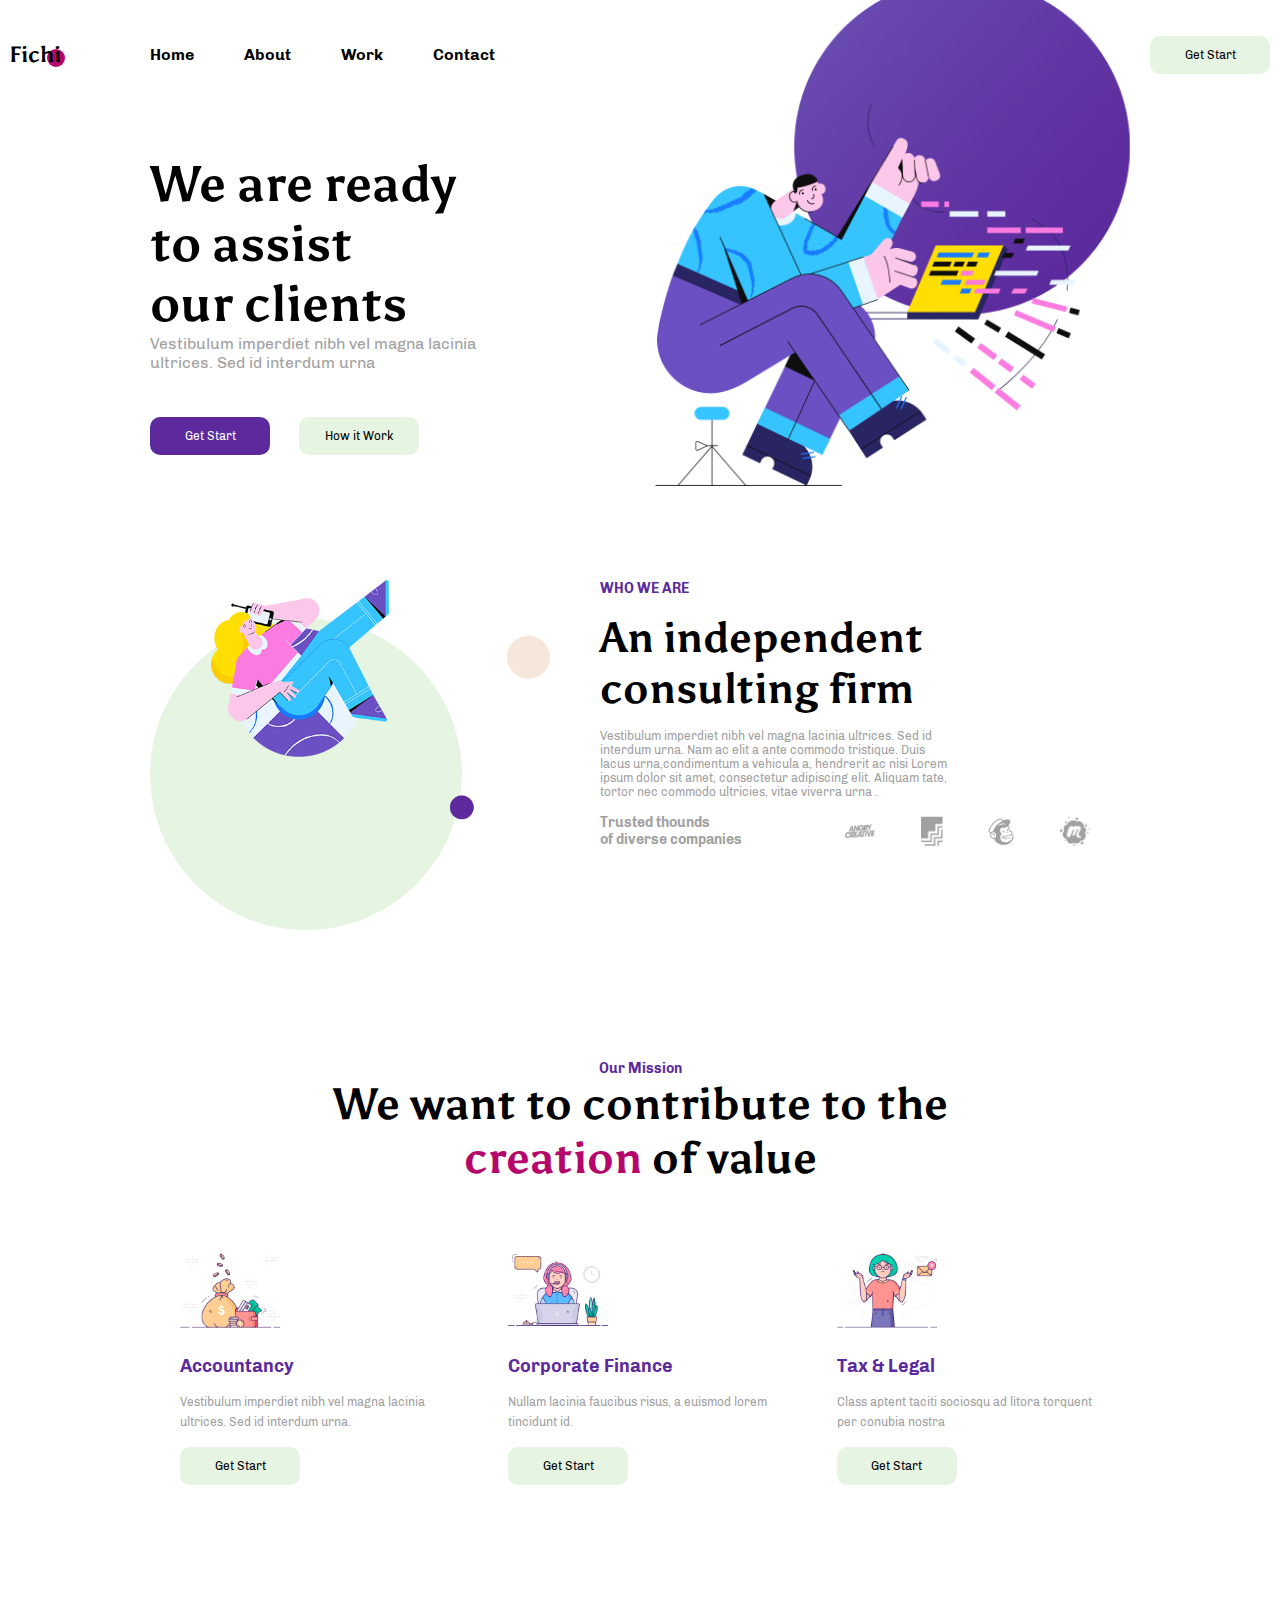
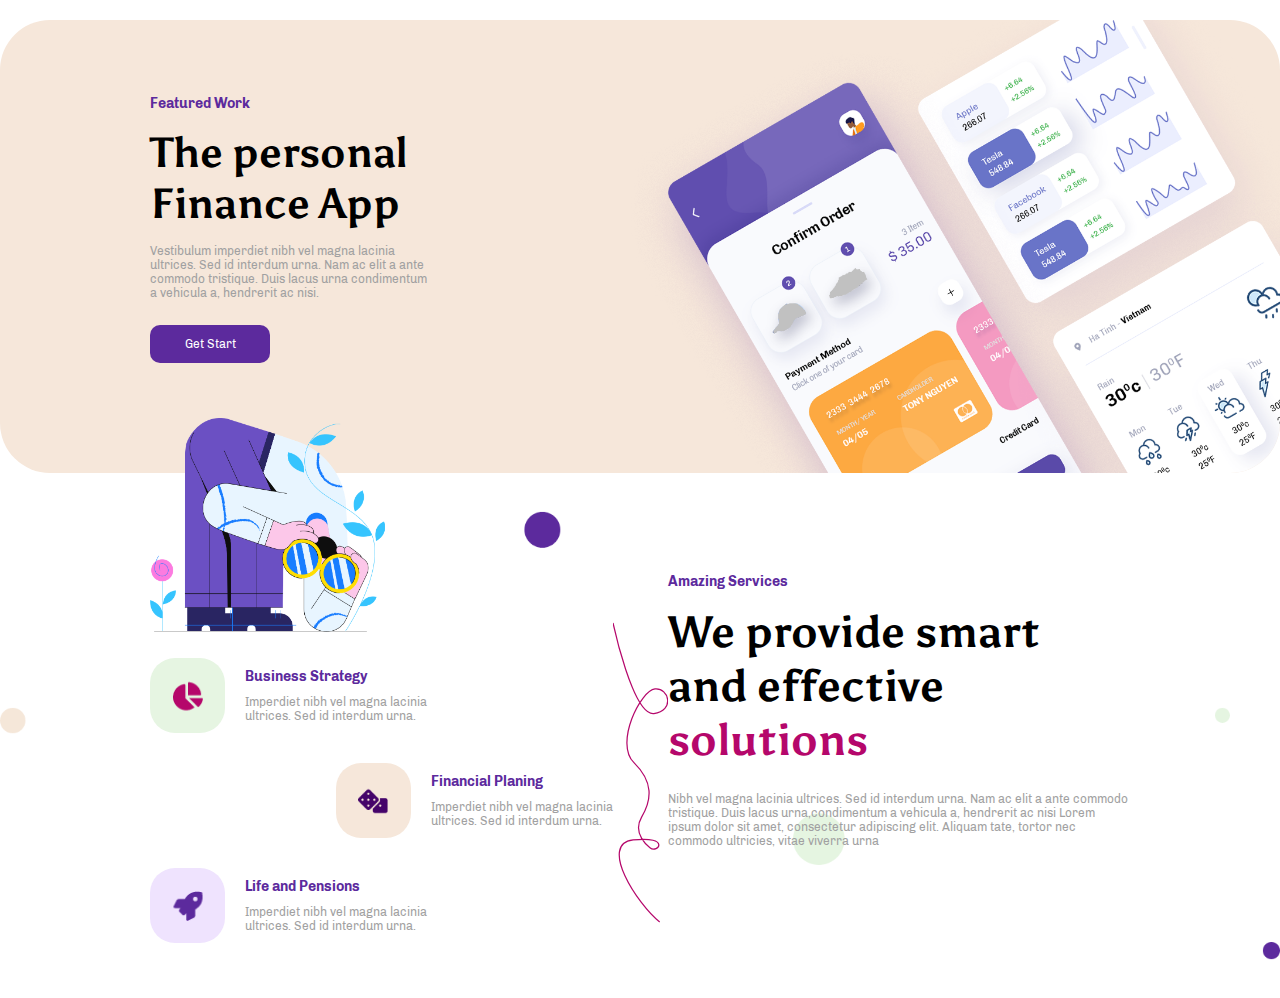
<file: index.html>
<!doctype html>
<html lang="en">

<head>
    <meta charset="UTF-8">
    <meta http-equiv="X-UA-Compatible" content="ie=edge">
    <meta name="viewport" content="width=device-width, initial-scale=1.0">
    <link rel="stylesheet" href="css/style.css">
    <title>Fichi</title>
</head>

<body>
    <div class="header">
        <div class="container">
            <div class="header__body">
                <!-- Header Menu -->
                <div class="headerLogo">
                    <a href="#">Fichi</a>
                    <div class="headerLogo__circle"></div>
                </div>
                <nav class="header__menu">
                    <ul class="header__list">
                        <li class="header__link"><a href="#">Home</a></li>
                        <li class="header__link"><a href="#">About</a></li>
                        <li class="header__link"><a href="#">Work</a></li>
                        <li class="header__link"><a href="#">Contact</a></li>
                    </ul>
                </nav>
                <form action="#">
                    <button class="button button--greenBtn headerBtn">Get Start</button>
                </form>
                <!-- Burger Menu -->
                <div class="header__burger">
                    <span></span>
                </div>
            </div>
        </div>
    </div>
    <div class="main">
        <div class="section__assist">
            <div class="container">
                <div class="assistHero">
                    <img src="./img/assistImg.svg" alt="assistImg" class="assistHero__img">
                </div>
                <div class="assistBlock">
                    <div class="assistItem">
                        <h1 class="assistItem__title">We are ready <br> to assist <br> our clients
                        </h1>
                        <h4 class="assistItem__text">Vestibulum imperdiet nibh vel magna lacinia
                            <br> ultrices. Sed id interdum urna
                        </h4>
                    </div>
                    <div class="assistItem">
                        <div class="assistItem__buttons">
                            <button class="assistItem__btn button button--purpleBtn">Get Start</button>
                            <button class="assistItem__btn button button--greenBtn">How it Work</button>
                        </div>
                    </div>
                </div>
            </div>
        </div>
        <div class="section__independent">
            <div class="container">
                <div class="independentHero">
                    <img src="./img/independentImg.svg" alt="independentImg" class="independentHero__img">
                    <div class="independentBlock">
                        <div class="independentItem">
                            <h3 class="independentItem__subtitle">WHO WE ARE</h3>
                            <h2 class="independentItem__title">An independent <br>
                                consulting
                                firm</h2>
                            <h4 class="independentItem__text">Vestibulum imperdiet nibh
                                vel
                                magna lacinia ultrices. Sed id <br> interdum urna. Nam ac elit a ante commodo tristique.
                                Duis <br> lacus urna,condimentum a vehicula a, hendrerit ac nisi Lorem <br> ipsum dolor
                                sit
                                amet, consectetur adipiscing elit. Aliquam tate, <br> tortor nec commodo ultricies,
                                vitae
                                viverra urna .</h4>
                        </div>
                        <div class="independentCompanies">
                            <div class="independentCompaniesItem">
                                <h4 class=" independentCompaniesItem__title">Trusted thounds <br>
                                    of diverse companies</h4>
                            </div>
                            <div class="independentCompaniesItem">
                                <img src="./img/independentIconFirst.png" alt="iconCompany"
                                    class=" independentCompaniesItem__icon">
                                <img src="./img/independentIconSecond.png" alt="iconCompany"
                                    class=" independentCompaniesItem__icon">
                                <img src="./img/independentIconThird.png" alt="iconCompany"
                                    class=" independentCompaniesItem__icon">
                                <img src="./img/independentIconFourth.png" alt="iconCompany"
                                    class=" independentCompaniesItem__icon">
                            </div>
                        </div>
                    </div>
                </div>
            </div>
        </div>
        <div class="section__ourMission">
            <div class="container">
                <div class="ourMission">
                    <div class="ourMissionItem">
                        <h3 class="ourMissionItem__subtitle">Our Mission</h3>
                        <h2 class="ourMissionItem__title">We want to contribute to the <br>
                            <span class="ourMissionItem__title ourMissionItem__title--color"> creation </span> of value
                        </h2>
                    </div>
                    <div class="creationValueBlock">
                        <div class="creationValueBlock__item">
                            <img src="./img/valueBlockIcon--Money.svg" alt="moneyImg" class="creationValueBlock__icon">
                            <div class="creationValueBlock__title">Accountancy</div>
                            <div class="creationValueBlock__text">Vestibulum imperdiet nibh vel magna lacinia ultrices.
                                Sed id interdum urna.</div>
                            <button class="button button--greenBtn">Get Start</button>
                        </div>
                        <div class="creationValueBlock__item">
                            <img src="./img/valueBlockIcon--Support.svg" alt="moneyImg"
                                class="creationValueBlock__icon">
                            <div class="creationValueBlock__title">Corporate Finance</div>
                            <div class="creationValueBlock__text"> Nullam lacinia faucibus risus, a euismod lorem
                                tincidunt id.</div>
                            <button class="button button--greenBtn">Get Start</button>
                        </div>
                        <div class="creationValueBlock__item">
                            <img src="./img/valueBlockIcon--NoMassage.svg" alt="moneyImg"
                                class="creationValueBlock__icon">
                            <div class="creationValueBlock__title">Tax & Legal</div>
                            <div class="creationValueBlock__text"> Class aptent taciti sociosqu ad litora torquent per
                                conubia nostra</div>
                            <button class="button button--greenBtn">Get Start</button>
                        </div>
                    </div>
                </div>
            </div>
        </div>
        <div class="section__futureBlock">
            <img src="./img/future.svg" alt="futureImg" class="futureImg">
            <div class="container">
                <div class="futureBlock">
                    <div class="futureItem">
                        <h3 class="futureItem__subtitle">Featured Work</h3>
                        <h1 class="futureItem__title">The personal <br>Finance App</h1>
                        <h4 class="futureItem__text">Vestibulum imperdiet nibh vel magna lacinia <br> ultrices. Sed id
                            interdum urna. Nam ac elit a ante <br> commodo tristique. Duis lacus urna condimentum <br> a
                            vehicula a, hendrerit ac nisi.
                        </h4>
                    </div>
                    <div class="futureItem">
                        <button class="assistItem__btn button button--purpleBtn">Get Start</button>
                    </div>
                </div>
            </div>
        </div>
        <div class="section__servicesBlock">
            <img class="shapes" src="./img/shape color.svg" alt="">
            <div class="container">
                <img src="./img/serviceBlockSearching.svg" alt="serviceImg" class="serviceImg">
                <div class="servicesWrapper">
                    <div class="serviceBlock">
                        <div class="serviceContent">
                            <div class="serviceContent__img">
                                <img class="serviceContent__icon" src="./img/serviceIconFirst.svg" alt="serviceIcon">
                            </div>
                            <div class="serviceInfo">
                                <div class="serviceInfo__subtitle">Business Strategy</div>
                                <div class="serviceInfo__text">Imperdiet nibh vel magna lacinia <br> ultrices. Sed id interdum urna.</div>
                            </div>
                        </div>
                        <div class="serviceContent">
                            <div class="serviceContent__img serviceContent__img--planning">
                                <img class="serviceContent__icon" src="./img/serviceIconSecond.svg" alt="serviceIcon">
                            </div>
                            <div class="serviceInfo">
                                <div class="serviceInfo__subtitle">Financial Planing</div>
                                <div class="serviceInfo__text">Imperdiet nibh vel magna lacinia <br> ultrices. Sed id interdum urna.</div>
                            </div>
                        </div>
                        <div class="serviceContent">
                            <div class="serviceContent__img serviceContent__img--life">
                                <img class="serviceContent__icon" src="./img/serviceIconThird.svg" alt="serviceIcon">
                            </div>
                            <div class="serviceInfo">
                                <div class="serviceInfo__subtitle">Life and Pensions</div>
                                <div class="serviceInfo__text">Imperdiet nibh vel magna lacinia <br> ultrices. Sed id interdum urna.</div>
                            </div>
                        </div>
                    </div>
                    <img class="servicesImg" src="./img/curve drawing.svg" alt="curve">
                    <div class="serviceBlock">
                        <div class="serviceBlock__subtitle">Amazing Services</div>
                        <div class="serviceBlock__title">We provide smart <br>and effective <br>
                            <span class=" serviceBlock__title--color">solutions</span>
                        </div>
                        <div class="serviceBlock__text">Nibh vel magna lacinia ultrices. Sed id interdum urna. Nam ac elit a ante commodo tristique. Duis lacus urna,condimentum a vehicula a, hendrerit ac nisi Lorem ipsum dolor sit amet, consectetur adipiscing elit. Aliquam tate, tortor nec commodo ultricies, vitae viverra urna </div>
                    </div>
                </div>
            </div>
        </div>
    </div>
    <script src="./js/main.js"></script>
</body>

</html>
</file>
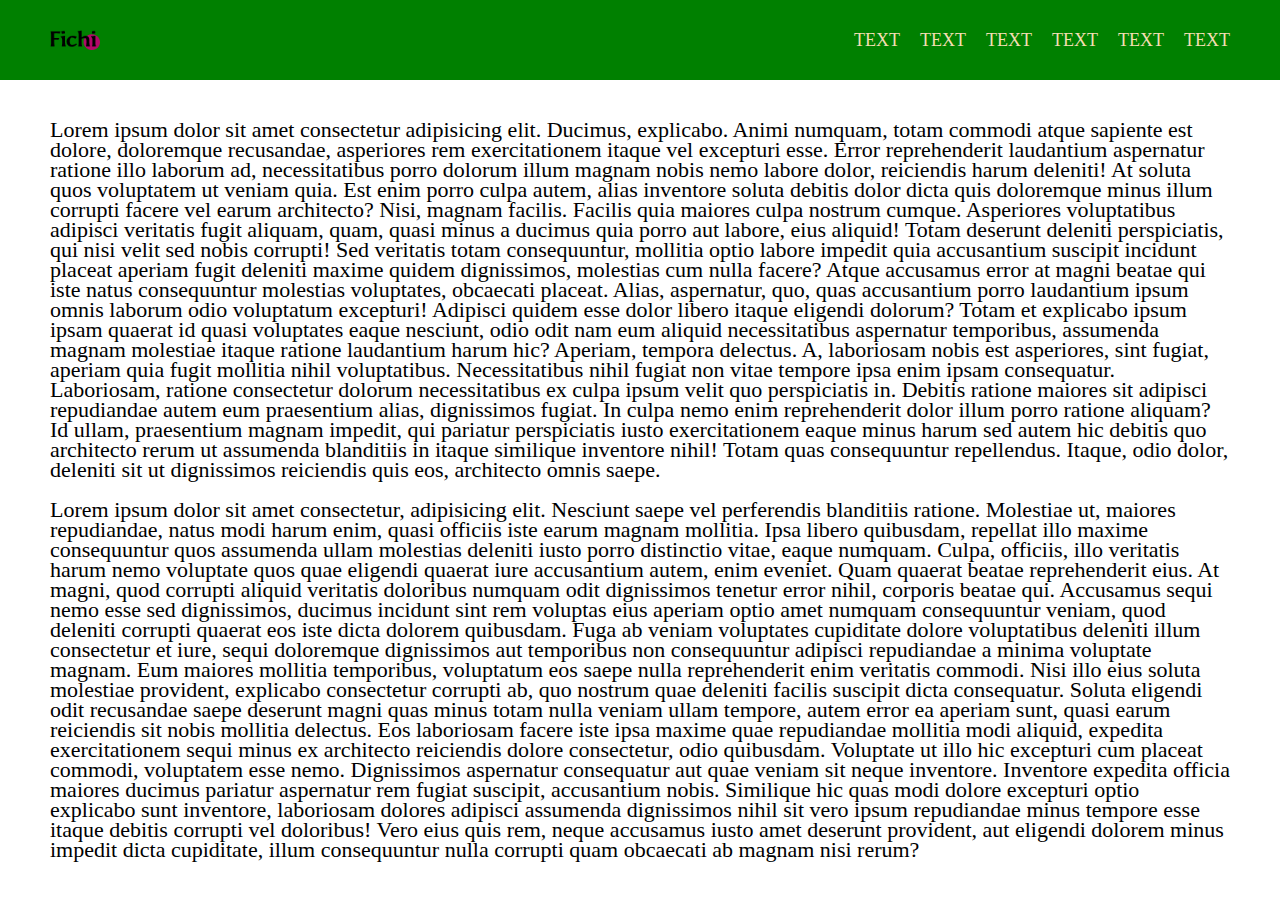
<file: modules/html/burgerMenu.html>
<!DOCTYPE html>
<html lang="en">

<head>
    <meta charset="UTF-8">
    <meta http-equiv="X-UA-Compatible" content="IE=edge">
    <meta name="viewport" content="width=device-width, initial-scale=1.0">
    <title>Document</title>
    <link rel="stylesheet" href="../css/burgerMenu.css">
</head>

<body>
    <div class="header">
        <div class="container" onclick="myFunction(this)">
            <div class="header__body">
                <a href="#" class="header__logo">
                    <img src="../../img/Fichi.svg" alt="headerLogo">
                </a>

                <!-- Burger Menu -->
                <div class="header__burger">
                    <span></span>
                </div>

                <!-- Header Menu -->
                <nav class="header__menu">
                    <ul class="header__list">
                        <li><a href="#" class="header__link">Text</a></li>
                        <li><a href="#" class="header__link">Text</a></li>
                        <li><a href="#" class="header__link">Text</a></li>
                        <li><a href="#" class="header__link">Text</a></li>
                        <li><a href="#" class="header__link">Text</a></li>
                        <li><a href="#" class="header__link">Text</a></li>
                    </ul>
                </nav>
            </div>
        </div>
    </div>
    <div class="content">
        <div class="container">
            <div class="content__text">
                <p>
                    Lorem ipsum dolor sit amet consectetur adipisicing elit. Ducimus, explicabo. Animi numquam, totam
                    commodi atque sapiente est dolore, doloremque recusandae, asperiores rem exercitationem itaque vel
                    excepturi esse. Error reprehenderit laudantium aspernatur ratione illo laborum ad, necessitatibus
                    porro dolorum illum magnam nobis nemo labore dolor, reiciendis harum deleniti! At soluta quos
                    voluptatem ut veniam quia. Est enim porro culpa autem, alias inventore soluta debitis dolor dicta
                    quis doloremque minus illum corrupti facere vel earum architecto? Nisi, magnam facilis. Facilis quia
                    maiores culpa nostrum cumque. Asperiores voluptatibus adipisci veritatis fugit aliquam, quam, quasi
                    minus a ducimus quia porro aut labore, eius aliquid! Totam deserunt deleniti perspiciatis, qui nisi
                    velit sed nobis corrupti! Sed veritatis totam consequuntur, mollitia optio labore impedit quia
                    accusantium suscipit incidunt placeat aperiam fugit deleniti maxime quidem dignissimos, molestias
                    cum nulla facere? Atque accusamus error at magni beatae qui iste natus consequuntur molestias
                    voluptates, obcaecati placeat. Alias, aspernatur, quo, quas accusantium porro laudantium ipsum omnis
                    laborum odio voluptatum excepturi! Adipisci quidem esse dolor libero itaque eligendi dolorum? Totam
                    et explicabo ipsum ipsam quaerat id quasi voluptates eaque nesciunt, odio odit nam eum aliquid
                    necessitatibus aspernatur temporibus, assumenda magnam molestiae itaque ratione laudantium harum
                    hic? Aperiam, tempora delectus. A, laboriosam nobis est asperiores, sint fugiat, aperiam quia fugit
                    mollitia nihil voluptatibus. Necessitatibus nihil fugiat non vitae tempore ipsa enim ipsam
                    consequatur. Laboriosam, ratione consectetur dolorum necessitatibus ex culpa ipsum velit quo
                    perspiciatis in. Debitis ratione maiores sit adipisci repudiandae autem eum praesentium alias,
                    dignissimos fugiat. In culpa nemo enim reprehenderit dolor illum porro ratione aliquam? Id ullam,
                    praesentium magnam impedit, qui pariatur perspiciatis iusto exercitationem eaque minus harum sed
                    autem hic debitis quo architecto rerum ut assumenda blanditiis in itaque similique inventore nihil!
                    Totam quas consequuntur repellendus. Itaque, odio dolor, deleniti sit ut dignissimos reiciendis quis
                    eos, architecto omnis saepe.
                </p>
                <p>Lorem ipsum dolor sit amet consectetur, adipisicing elit. Nesciunt saepe vel perferendis blanditiis
                    ratione. Molestiae ut, maiores repudiandae, natus modi harum enim, quasi officiis iste earum magnam
                    mollitia. Ipsa libero quibusdam, repellat illo maxime consequuntur quos assumenda ullam molestias
                    deleniti iusto porro distinctio vitae, eaque numquam. Culpa, officiis, illo veritatis harum nemo
                    voluptate quos quae eligendi quaerat iure accusantium autem, enim eveniet. Quam quaerat beatae
                    reprehenderit eius. At magni, quod corrupti aliquid veritatis doloribus numquam odit dignissimos
                    tenetur error nihil, corporis beatae qui. Accusamus sequi nemo esse sed dignissimos, ducimus
                    incidunt sint rem voluptas eius aperiam optio amet numquam consequuntur veniam, quod deleniti
                    corrupti quaerat eos iste dicta dolorem quibusdam. Fuga ab veniam voluptates cupiditate dolore
                    voluptatibus deleniti illum consectetur et iure, sequi doloremque dignissimos aut temporibus non
                    consequuntur adipisci repudiandae a minima voluptate magnam. Eum maiores mollitia temporibus,
                    voluptatum eos saepe nulla reprehenderit enim veritatis commodi. Nisi illo eius soluta molestiae
                    provident, explicabo consectetur corrupti ab, quo nostrum quae deleniti facilis suscipit dicta
                    consequatur. Soluta eligendi odit recusandae saepe deserunt magni quas minus totam nulla veniam
                    ullam tempore, autem error ea aperiam sunt, quasi earum reiciendis sit nobis mollitia delectus. Eos
                    laboriosam facere iste ipsa maxime quae repudiandae mollitia modi aliquid, expedita exercitationem
                    sequi minus ex architecto reiciendis dolore consectetur, odio quibusdam. Voluptate ut illo hic
                    excepturi cum placeat commodi, voluptatem esse nemo. Dignissimos aspernatur consequatur aut quae
                    veniam sit neque inventore. Inventore expedita officia maiores ducimus pariatur aspernatur rem
                    fugiat suscipit, accusantium nobis. Similique hic quas modi dolore excepturi optio explicabo sunt
                    inventore, laboriosam dolores adipisci assumenda dignissimos nihil sit vero ipsum repudiandae minus
                    tempore esse itaque debitis corrupti vel doloribus! Vero eius quis rem, neque accusamus iusto amet
                    deserunt provident, aut eligendi dolorem minus impedit dicta cupiditate, illum consequuntur nulla
                    corrupti quam obcaecati ab magnam nisi rerum?</p>
            </div>
        </div>
    </div>
</body>
<script src="../js/burger.js"></script>

</html>
</file>
<file: css/style.css>
.container {
  max-width: 1170px;
  width: 100%;
  margin: 0 auto;
  padding: 0 10px;
}

@media (max-width: 1399.98px) {
  .container {
    max-width: 1000px;
  }
}

@media (max-width: 1199.98px) {
  .container {
    max-width: 850px;
  }
}

@media (max-width: 479.98px) {
  .container {
    max-width: none;
  }
}

body.locked {
  overflow: hidden;
}

a {
  color: black;
}

.button {
  font-family: "Chivo Regular", sans-serif;
  font-size: 16px;
  max-width: 160px;
  width: 100%;
  padding: 16px 32px;
  border-radius: 12px;
}

.button:hover {
  cursor: pointer;
  -webkit-transition: 0.5s all ease;
  transition: 0.5s all ease;
}

.button--greenBtn {
  background-color: #e6f5e2;
  color: black;
}

.button--greenBtn:hover {
  background-color: #d6f7cd;
}

.button--purpleBtn {
  background-color: #5c2a9d;
  color: white;
}

.button--purpleBtn:hover {
  background-color: #7435c7;
}

@media (max-width: 1399.98px) {
  .button {
    font-size: 12px;
    max-width: 120px;
    padding: 12px 25px;
    border-radius: 10px;
  }
}

* {
  margin: 0;
  padding: 0;
  border: 0;
  -webkit-box-sizing: border-box;
          box-sizing: border-box;
}

aside,
nav,
footer,
header,
section {
  display: block;
}

button {
  cursor: pointer;
}

a,
a, :hover,
a:visited {
  text-decoration: none;
}

li {
  list-style-type: none;
}

h1,
h2,
h3,
h4,
h5,
h6 {
  font-weight: inherit;
  font-size: inherit;
}

@font-face {
  font-family: 'Chivo Bold';
  src: url("../fonts/ChivoBold/Chivo-Bold.eot");
  src: url("../fonts/ChivoBold/Chivo-Bold.eot?#iefix") format("embedded-opentype"), url("../fonts/ChivoBold/Chivo-Bold.woff2") format("woff2"), url("../fonts/ChivoBold/Chivo-Bold.woff") format("woff"), url("../fonts/ChivoBold/Chivo-Bold.ttf") format("truetype"), url("../fonts/ChivoBold/Chivo-Bold.svg#Chivo-Bold") format("svg");
  font-weight: bold;
  font-style: normal;
  font-display: swap;
}

@font-face {
  font-family: 'Chivo Regular';
  src: url("../fonts//ChivoRegular/Chivo-Regular.eot");
  src: url("../fonts//ChivoRegular/Chivo-Regular.eot?#iefix") format("embedded-opentype"), url("../fonts//ChivoRegular/Chivo-Regular.woff2") format("woff2"), url("../fonts//ChivoRegular/Chivo-Regular.woff") format("woff"), url("../fonts//ChivoRegular/Chivo-Regular.ttf") format("truetype"), url("../fonts//ChivoRegular/Chivo-Regular.svg#Chivo-Regular") format("svg");
  font-weight: normal;
  font-style: normal;
  font-display: swap;
}

@font-face {
  font-family: 'Asul Bold';
  src: url("../fonts/AsulBold/Asul-Bold.eot");
  src: url("../fonts/AsulBold/Asul-Bold.eot?#iefix") format("embedded-opentype"), url("../fonts/AsulBold/Asul-Bold.woff2") format("woff2"), url("../fonts/AsulBold/Asul-Bold.woff") format("woff"), url("../fonts/AsulBold/Asul-Bold.ttf") format("truetype"), url("../fonts/AsulBold/Asul-Bold.svg#Asul-Bold") format("svg");
  font-weight: bold;
  font-style: normal;
  font-display: swap;
}

/*!
 * animate.css - https://animate.style/
 * Version - 4.1.1
 * Licensed under the Hippocratic License 2.1 - http://firstdonoharm.dev
 *
 * Copyright (c) 2022 Animate.css
 */
:root {
  --animate-duration: 1s;
  --animate-delay: 1s;
  --animate-repeat: 1;
}

.animate__animated {
  -webkit-animation-duration: 1s;
  animation-duration: 1s;
  -webkit-animation-duration: var(--animate-duration);
  animation-duration: var(--animate-duration);
  -webkit-animation-fill-mode: both;
  animation-fill-mode: both;
}

.animate__animated.animate__infinite {
  -webkit-animation-iteration-count: infinite;
  animation-iteration-count: infinite;
}

.animate__animated.animate__repeat-1 {
  -webkit-animation-iteration-count: 1;
  animation-iteration-count: 1;
  -webkit-animation-iteration-count: var(--animate-repeat);
  animation-iteration-count: var(--animate-repeat);
}

.animate__animated.animate__repeat-2 {
  -webkit-animation-iteration-count: calc(1 * 2);
  animation-iteration-count: calc(1 * 2);
  -webkit-animation-iteration-count: calc(var(--animate-repeat) * 2);
  animation-iteration-count: calc(var(--animate-repeat) * 2);
}

.animate__animated.animate__repeat-3 {
  -webkit-animation-iteration-count: calc(1 * 3);
  animation-iteration-count: calc(1 * 3);
  -webkit-animation-iteration-count: calc(var(--animate-repeat) * 3);
  animation-iteration-count: calc(var(--animate-repeat) * 3);
}

.animate__animated.animate__delay-1s {
  -webkit-animation-delay: 1s;
  animation-delay: 1s;
  -webkit-animation-delay: var(--animate-delay);
  animation-delay: var(--animate-delay);
}

.animate__animated.animate__delay-2s {
  -webkit-animation-delay: calc(1s * 2);
  animation-delay: calc(1s * 2);
  -webkit-animation-delay: calc(var(--animate-delay) * 2);
  animation-delay: calc(var(--animate-delay) * 2);
}

.animate__animated.animate__delay-3s {
  -webkit-animation-delay: calc(1s * 3);
  animation-delay: calc(1s * 3);
  -webkit-animation-delay: calc(var(--animate-delay) * 3);
  animation-delay: calc(var(--animate-delay) * 3);
}

.animate__animated.animate__delay-4s {
  -webkit-animation-delay: calc(1s * 4);
  animation-delay: calc(1s * 4);
  -webkit-animation-delay: calc(var(--animate-delay) * 4);
  animation-delay: calc(var(--animate-delay) * 4);
}

.animate__animated.animate__delay-5s {
  -webkit-animation-delay: calc(1s * 5);
  animation-delay: calc(1s * 5);
  -webkit-animation-delay: calc(var(--animate-delay) * 5);
  animation-delay: calc(var(--animate-delay) * 5);
}

.animate__animated.animate__faster {
  -webkit-animation-duration: calc(1s / 2);
  animation-duration: calc(1s / 2);
  -webkit-animation-duration: calc(var(--animate-duration) / 2);
  animation-duration: calc(var(--animate-duration) / 2);
}

.animate__animated.animate__fast {
  -webkit-animation-duration: calc(1s * 0.8);
  animation-duration: calc(1s * 0.8);
  -webkit-animation-duration: calc(var(--animate-duration) * 0.8);
  animation-duration: calc(var(--animate-duration) * 0.8);
}

.animate__animated.animate__slow {
  -webkit-animation-duration: calc(1s * 2);
  animation-duration: calc(1s * 2);
  -webkit-animation-duration: calc(var(--animate-duration) * 2);
  animation-duration: calc(var(--animate-duration) * 2);
}

.animate__animated.animate__slower {
  -webkit-animation-duration: calc(1s * 3);
  animation-duration: calc(1s * 3);
  -webkit-animation-duration: calc(var(--animate-duration) * 3);
  animation-duration: calc(var(--animate-duration) * 3);
}

@media print, (prefers-reduced-motion: reduce) {
  .animate__animated {
    -webkit-animation-duration: 1ms !important;
    animation-duration: 1ms !important;
    -webkit-transition-duration: 1ms !important;
    transition-duration: 1ms !important;
    -webkit-animation-iteration-count: 1 !important;
    animation-iteration-count: 1 !important;
  }
  .animate__animated[class*="Out"] {
    opacity: 0;
  }
}

/* Attention seekers  */
@-webkit-keyframes bounce {
  from,
  20%,
  53%,
  to {
    -webkit-animation-timing-function: cubic-bezier(0.215, 0.61, 0.355, 1);
    animation-timing-function: cubic-bezier(0.215, 0.61, 0.355, 1);
    -webkit-transform: translate3d(0, 0, 0);
    transform: translate3d(0, 0, 0);
  }
  40%,
  43% {
    -webkit-animation-timing-function: cubic-bezier(0.755, 0.05, 0.855, 0.06);
    animation-timing-function: cubic-bezier(0.755, 0.05, 0.855, 0.06);
    -webkit-transform: translate3d(0, -30px, 0) scaleY(1.1);
    transform: translate3d(0, -30px, 0) scaleY(1.1);
  }
  70% {
    -webkit-animation-timing-function: cubic-bezier(0.755, 0.05, 0.855, 0.06);
    animation-timing-function: cubic-bezier(0.755, 0.05, 0.855, 0.06);
    -webkit-transform: translate3d(0, -15px, 0) scaleY(1.05);
    transform: translate3d(0, -15px, 0) scaleY(1.05);
  }
  80% {
    -webkit-transition-timing-function: cubic-bezier(0.215, 0.61, 0.355, 1);
    transition-timing-function: cubic-bezier(0.215, 0.61, 0.355, 1);
    -webkit-transform: translate3d(0, 0, 0) scaleY(0.95);
    transform: translate3d(0, 0, 0) scaleY(0.95);
  }
  90% {
    -webkit-transform: translate3d(0, -4px, 0) scaleY(1.02);
    transform: translate3d(0, -4px, 0) scaleY(1.02);
  }
}

@keyframes bounce {
  from,
  20%,
  53%,
  to {
    -webkit-animation-timing-function: cubic-bezier(0.215, 0.61, 0.355, 1);
    animation-timing-function: cubic-bezier(0.215, 0.61, 0.355, 1);
    -webkit-transform: translate3d(0, 0, 0);
    transform: translate3d(0, 0, 0);
  }
  40%,
  43% {
    -webkit-animation-timing-function: cubic-bezier(0.755, 0.05, 0.855, 0.06);
    animation-timing-function: cubic-bezier(0.755, 0.05, 0.855, 0.06);
    -webkit-transform: translate3d(0, -30px, 0) scaleY(1.1);
    transform: translate3d(0, -30px, 0) scaleY(1.1);
  }
  70% {
    -webkit-animation-timing-function: cubic-bezier(0.755, 0.05, 0.855, 0.06);
    animation-timing-function: cubic-bezier(0.755, 0.05, 0.855, 0.06);
    -webkit-transform: translate3d(0, -15px, 0) scaleY(1.05);
    transform: translate3d(0, -15px, 0) scaleY(1.05);
  }
  80% {
    -webkit-transition-timing-function: cubic-bezier(0.215, 0.61, 0.355, 1);
    transition-timing-function: cubic-bezier(0.215, 0.61, 0.355, 1);
    -webkit-transform: translate3d(0, 0, 0) scaleY(0.95);
    transform: translate3d(0, 0, 0) scaleY(0.95);
  }
  90% {
    -webkit-transform: translate3d(0, -4px, 0) scaleY(1.02);
    transform: translate3d(0, -4px, 0) scaleY(1.02);
  }
}

.animate__bounce {
  -webkit-animation-name: bounce;
  animation-name: bounce;
  -webkit-transform-origin: center bottom;
  transform-origin: center bottom;
}

@-webkit-keyframes flash {
  from,
  50%,
  to {
    opacity: 1;
  }
  25%,
  75% {
    opacity: 0;
  }
}

@keyframes flash {
  from,
  50%,
  to {
    opacity: 1;
  }
  25%,
  75% {
    opacity: 0;
  }
}

.animate__flash {
  -webkit-animation-name: flash;
  animation-name: flash;
}

/* originally authored by Nick Pettit - https://github.com/nickpettit/glide */
@-webkit-keyframes pulse {
  from {
    -webkit-transform: scale3d(1, 1, 1);
    transform: scale3d(1, 1, 1);
  }
  50% {
    -webkit-transform: scale3d(1.05, 1.05, 1.05);
    transform: scale3d(1.05, 1.05, 1.05);
  }
  to {
    -webkit-transform: scale3d(1, 1, 1);
    transform: scale3d(1, 1, 1);
  }
}

@keyframes pulse {
  from {
    -webkit-transform: scale3d(1, 1, 1);
    transform: scale3d(1, 1, 1);
  }
  50% {
    -webkit-transform: scale3d(1.05, 1.05, 1.05);
    transform: scale3d(1.05, 1.05, 1.05);
  }
  to {
    -webkit-transform: scale3d(1, 1, 1);
    transform: scale3d(1, 1, 1);
  }
}

.animate__pulse {
  -webkit-animation-name: pulse;
  animation-name: pulse;
  -webkit-animation-timing-function: ease-in-out;
  animation-timing-function: ease-in-out;
}

@-webkit-keyframes rubberBand {
  from {
    -webkit-transform: scale3d(1, 1, 1);
    transform: scale3d(1, 1, 1);
  }
  30% {
    -webkit-transform: scale3d(1.25, 0.75, 1);
    transform: scale3d(1.25, 0.75, 1);
  }
  40% {
    -webkit-transform: scale3d(0.75, 1.25, 1);
    transform: scale3d(0.75, 1.25, 1);
  }
  50% {
    -webkit-transform: scale3d(1.15, 0.85, 1);
    transform: scale3d(1.15, 0.85, 1);
  }
  65% {
    -webkit-transform: scale3d(0.95, 1.05, 1);
    transform: scale3d(0.95, 1.05, 1);
  }
  75% {
    -webkit-transform: scale3d(1.05, 0.95, 1);
    transform: scale3d(1.05, 0.95, 1);
  }
  to {
    -webkit-transform: scale3d(1, 1, 1);
    transform: scale3d(1, 1, 1);
  }
}

@keyframes rubberBand {
  from {
    -webkit-transform: scale3d(1, 1, 1);
    transform: scale3d(1, 1, 1);
  }
  30% {
    -webkit-transform: scale3d(1.25, 0.75, 1);
    transform: scale3d(1.25, 0.75, 1);
  }
  40% {
    -webkit-transform: scale3d(0.75, 1.25, 1);
    transform: scale3d(0.75, 1.25, 1);
  }
  50% {
    -webkit-transform: scale3d(1.15, 0.85, 1);
    transform: scale3d(1.15, 0.85, 1);
  }
  65% {
    -webkit-transform: scale3d(0.95, 1.05, 1);
    transform: scale3d(0.95, 1.05, 1);
  }
  75% {
    -webkit-transform: scale3d(1.05, 0.95, 1);
    transform: scale3d(1.05, 0.95, 1);
  }
  to {
    -webkit-transform: scale3d(1, 1, 1);
    transform: scale3d(1, 1, 1);
  }
}

.animate__rubberBand {
  -webkit-animation-name: rubberBand;
  animation-name: rubberBand;
}

@-webkit-keyframes shakeX {
  from,
  to {
    -webkit-transform: translate3d(0, 0, 0);
    transform: translate3d(0, 0, 0);
  }
  10%,
  30%,
  50%,
  70%,
  90% {
    -webkit-transform: translate3d(-10px, 0, 0);
    transform: translate3d(-10px, 0, 0);
  }
  20%,
  40%,
  60%,
  80% {
    -webkit-transform: translate3d(10px, 0, 0);
    transform: translate3d(10px, 0, 0);
  }
}

@keyframes shakeX {
  from,
  to {
    -webkit-transform: translate3d(0, 0, 0);
    transform: translate3d(0, 0, 0);
  }
  10%,
  30%,
  50%,
  70%,
  90% {
    -webkit-transform: translate3d(-10px, 0, 0);
    transform: translate3d(-10px, 0, 0);
  }
  20%,
  40%,
  60%,
  80% {
    -webkit-transform: translate3d(10px, 0, 0);
    transform: translate3d(10px, 0, 0);
  }
}

.animate__shakeX {
  -webkit-animation-name: shakeX;
  animation-name: shakeX;
}

@-webkit-keyframes shakeY {
  from,
  to {
    -webkit-transform: translate3d(0, 0, 0);
    transform: translate3d(0, 0, 0);
  }
  10%,
  30%,
  50%,
  70%,
  90% {
    -webkit-transform: translate3d(0, -10px, 0);
    transform: translate3d(0, -10px, 0);
  }
  20%,
  40%,
  60%,
  80% {
    -webkit-transform: translate3d(0, 10px, 0);
    transform: translate3d(0, 10px, 0);
  }
}

@keyframes shakeY {
  from,
  to {
    -webkit-transform: translate3d(0, 0, 0);
    transform: translate3d(0, 0, 0);
  }
  10%,
  30%,
  50%,
  70%,
  90% {
    -webkit-transform: translate3d(0, -10px, 0);
    transform: translate3d(0, -10px, 0);
  }
  20%,
  40%,
  60%,
  80% {
    -webkit-transform: translate3d(0, 10px, 0);
    transform: translate3d(0, 10px, 0);
  }
}

.animate__shakeY {
  -webkit-animation-name: shakeY;
  animation-name: shakeY;
}

@-webkit-keyframes headShake {
  0% {
    -webkit-transform: translateX(0);
    transform: translateX(0);
  }
  6.5% {
    -webkit-transform: translateX(-6px) rotateY(-9deg);
    transform: translateX(-6px) rotateY(-9deg);
  }
  18.5% {
    -webkit-transform: translateX(5px) rotateY(7deg);
    transform: translateX(5px) rotateY(7deg);
  }
  31.5% {
    -webkit-transform: translateX(-3px) rotateY(-5deg);
    transform: translateX(-3px) rotateY(-5deg);
  }
  43.5% {
    -webkit-transform: translateX(2px) rotateY(3deg);
    transform: translateX(2px) rotateY(3deg);
  }
  50% {
    -webkit-transform: translateX(0);
    transform: translateX(0);
  }
}

@keyframes headShake {
  0% {
    -webkit-transform: translateX(0);
    transform: translateX(0);
  }
  6.5% {
    -webkit-transform: translateX(-6px) rotateY(-9deg);
    transform: translateX(-6px) rotateY(-9deg);
  }
  18.5% {
    -webkit-transform: translateX(5px) rotateY(7deg);
    transform: translateX(5px) rotateY(7deg);
  }
  31.5% {
    -webkit-transform: translateX(-3px) rotateY(-5deg);
    transform: translateX(-3px) rotateY(-5deg);
  }
  43.5% {
    -webkit-transform: translateX(2px) rotateY(3deg);
    transform: translateX(2px) rotateY(3deg);
  }
  50% {
    -webkit-transform: translateX(0);
    transform: translateX(0);
  }
}

.animate__headShake {
  -webkit-animation-timing-function: ease-in-out;
  animation-timing-function: ease-in-out;
  -webkit-animation-name: headShake;
  animation-name: headShake;
}

@-webkit-keyframes swing {
  20% {
    -webkit-transform: rotate3d(0, 0, 1, 15deg);
    transform: rotate3d(0, 0, 1, 15deg);
  }
  40% {
    -webkit-transform: rotate3d(0, 0, 1, -10deg);
    transform: rotate3d(0, 0, 1, -10deg);
  }
  60% {
    -webkit-transform: rotate3d(0, 0, 1, 5deg);
    transform: rotate3d(0, 0, 1, 5deg);
  }
  80% {
    -webkit-transform: rotate3d(0, 0, 1, -5deg);
    transform: rotate3d(0, 0, 1, -5deg);
  }
  to {
    -webkit-transform: rotate3d(0, 0, 1, 0deg);
    transform: rotate3d(0, 0, 1, 0deg);
  }
}

@keyframes swing {
  20% {
    -webkit-transform: rotate3d(0, 0, 1, 15deg);
    transform: rotate3d(0, 0, 1, 15deg);
  }
  40% {
    -webkit-transform: rotate3d(0, 0, 1, -10deg);
    transform: rotate3d(0, 0, 1, -10deg);
  }
  60% {
    -webkit-transform: rotate3d(0, 0, 1, 5deg);
    transform: rotate3d(0, 0, 1, 5deg);
  }
  80% {
    -webkit-transform: rotate3d(0, 0, 1, -5deg);
    transform: rotate3d(0, 0, 1, -5deg);
  }
  to {
    -webkit-transform: rotate3d(0, 0, 1, 0deg);
    transform: rotate3d(0, 0, 1, 0deg);
  }
}

.animate__swing {
  -webkit-transform-origin: top center;
  transform-origin: top center;
  -webkit-animation-name: swing;
  animation-name: swing;
}

@-webkit-keyframes tada {
  from {
    -webkit-transform: scale3d(1, 1, 1);
    transform: scale3d(1, 1, 1);
  }
  10%,
  20% {
    -webkit-transform: scale3d(0.9, 0.9, 0.9) rotate3d(0, 0, 1, -3deg);
    transform: scale3d(0.9, 0.9, 0.9) rotate3d(0, 0, 1, -3deg);
  }
  30%,
  50%,
  70%,
  90% {
    -webkit-transform: scale3d(1.1, 1.1, 1.1) rotate3d(0, 0, 1, 3deg);
    transform: scale3d(1.1, 1.1, 1.1) rotate3d(0, 0, 1, 3deg);
  }
  40%,
  60%,
  80% {
    -webkit-transform: scale3d(1.1, 1.1, 1.1) rotate3d(0, 0, 1, -3deg);
    transform: scale3d(1.1, 1.1, 1.1) rotate3d(0, 0, 1, -3deg);
  }
  to {
    -webkit-transform: scale3d(1, 1, 1);
    transform: scale3d(1, 1, 1);
  }
}

@keyframes tada {
  from {
    -webkit-transform: scale3d(1, 1, 1);
    transform: scale3d(1, 1, 1);
  }
  10%,
  20% {
    -webkit-transform: scale3d(0.9, 0.9, 0.9) rotate3d(0, 0, 1, -3deg);
    transform: scale3d(0.9, 0.9, 0.9) rotate3d(0, 0, 1, -3deg);
  }
  30%,
  50%,
  70%,
  90% {
    -webkit-transform: scale3d(1.1, 1.1, 1.1) rotate3d(0, 0, 1, 3deg);
    transform: scale3d(1.1, 1.1, 1.1) rotate3d(0, 0, 1, 3deg);
  }
  40%,
  60%,
  80% {
    -webkit-transform: scale3d(1.1, 1.1, 1.1) rotate3d(0, 0, 1, -3deg);
    transform: scale3d(1.1, 1.1, 1.1) rotate3d(0, 0, 1, -3deg);
  }
  to {
    -webkit-transform: scale3d(1, 1, 1);
    transform: scale3d(1, 1, 1);
  }
}

.animate__tada {
  -webkit-animation-name: tada;
  animation-name: tada;
}

/* originally authored by Nick Pettit - https://github.com/nickpettit/glide */
@-webkit-keyframes wobble {
  from {
    -webkit-transform: translate3d(0, 0, 0);
    transform: translate3d(0, 0, 0);
  }
  15% {
    -webkit-transform: translate3d(-25%, 0, 0) rotate3d(0, 0, 1, -5deg);
    transform: translate3d(-25%, 0, 0) rotate3d(0, 0, 1, -5deg);
  }
  30% {
    -webkit-transform: translate3d(20%, 0, 0) rotate3d(0, 0, 1, 3deg);
    transform: translate3d(20%, 0, 0) rotate3d(0, 0, 1, 3deg);
  }
  45% {
    -webkit-transform: translate3d(-15%, 0, 0) rotate3d(0, 0, 1, -3deg);
    transform: translate3d(-15%, 0, 0) rotate3d(0, 0, 1, -3deg);
  }
  60% {
    -webkit-transform: translate3d(10%, 0, 0) rotate3d(0, 0, 1, 2deg);
    transform: translate3d(10%, 0, 0) rotate3d(0, 0, 1, 2deg);
  }
  75% {
    -webkit-transform: translate3d(-5%, 0, 0) rotate3d(0, 0, 1, -1deg);
    transform: translate3d(-5%, 0, 0) rotate3d(0, 0, 1, -1deg);
  }
  to {
    -webkit-transform: translate3d(0, 0, 0);
    transform: translate3d(0, 0, 0);
  }
}

@keyframes wobble {
  from {
    -webkit-transform: translate3d(0, 0, 0);
    transform: translate3d(0, 0, 0);
  }
  15% {
    -webkit-transform: translate3d(-25%, 0, 0) rotate3d(0, 0, 1, -5deg);
    transform: translate3d(-25%, 0, 0) rotate3d(0, 0, 1, -5deg);
  }
  30% {
    -webkit-transform: translate3d(20%, 0, 0) rotate3d(0, 0, 1, 3deg);
    transform: translate3d(20%, 0, 0) rotate3d(0, 0, 1, 3deg);
  }
  45% {
    -webkit-transform: translate3d(-15%, 0, 0) rotate3d(0, 0, 1, -3deg);
    transform: translate3d(-15%, 0, 0) rotate3d(0, 0, 1, -3deg);
  }
  60% {
    -webkit-transform: translate3d(10%, 0, 0) rotate3d(0, 0, 1, 2deg);
    transform: translate3d(10%, 0, 0) rotate3d(0, 0, 1, 2deg);
  }
  75% {
    -webkit-transform: translate3d(-5%, 0, 0) rotate3d(0, 0, 1, -1deg);
    transform: translate3d(-5%, 0, 0) rotate3d(0, 0, 1, -1deg);
  }
  to {
    -webkit-transform: translate3d(0, 0, 0);
    transform: translate3d(0, 0, 0);
  }
}

.animate__wobble {
  -webkit-animation-name: wobble;
  animation-name: wobble;
}

@-webkit-keyframes jello {
  from,
  11.1%,
  to {
    -webkit-transform: translate3d(0, 0, 0);
    transform: translate3d(0, 0, 0);
  }
  22.2% {
    -webkit-transform: skewX(-12.5deg) skewY(-12.5deg);
    transform: skewX(-12.5deg) skewY(-12.5deg);
  }
  33.3% {
    -webkit-transform: skewX(6.25deg) skewY(6.25deg);
    transform: skewX(6.25deg) skewY(6.25deg);
  }
  44.4% {
    -webkit-transform: skewX(-3.125deg) skewY(-3.125deg);
    transform: skewX(-3.125deg) skewY(-3.125deg);
  }
  55.5% {
    -webkit-transform: skewX(1.5625deg) skewY(1.5625deg);
    transform: skewX(1.5625deg) skewY(1.5625deg);
  }
  66.6% {
    -webkit-transform: skewX(-0.78125deg) skewY(-0.78125deg);
    transform: skewX(-0.78125deg) skewY(-0.78125deg);
  }
  77.7% {
    -webkit-transform: skewX(0.39062deg) skewY(0.39062deg);
    transform: skewX(0.39062deg) skewY(0.39062deg);
  }
  88.8% {
    -webkit-transform: skewX(-0.19531deg) skewY(-0.19531deg);
    transform: skewX(-0.19531deg) skewY(-0.19531deg);
  }
}

@keyframes jello {
  from,
  11.1%,
  to {
    -webkit-transform: translate3d(0, 0, 0);
    transform: translate3d(0, 0, 0);
  }
  22.2% {
    -webkit-transform: skewX(-12.5deg) skewY(-12.5deg);
    transform: skewX(-12.5deg) skewY(-12.5deg);
  }
  33.3% {
    -webkit-transform: skewX(6.25deg) skewY(6.25deg);
    transform: skewX(6.25deg) skewY(6.25deg);
  }
  44.4% {
    -webkit-transform: skewX(-3.125deg) skewY(-3.125deg);
    transform: skewX(-3.125deg) skewY(-3.125deg);
  }
  55.5% {
    -webkit-transform: skewX(1.5625deg) skewY(1.5625deg);
    transform: skewX(1.5625deg) skewY(1.5625deg);
  }
  66.6% {
    -webkit-transform: skewX(-0.78125deg) skewY(-0.78125deg);
    transform: skewX(-0.78125deg) skewY(-0.78125deg);
  }
  77.7% {
    -webkit-transform: skewX(0.39062deg) skewY(0.39062deg);
    transform: skewX(0.39062deg) skewY(0.39062deg);
  }
  88.8% {
    -webkit-transform: skewX(-0.19531deg) skewY(-0.19531deg);
    transform: skewX(-0.19531deg) skewY(-0.19531deg);
  }
}

.animate__jello {
  -webkit-animation-name: jello;
  animation-name: jello;
  -webkit-transform-origin: center;
  transform-origin: center;
}

@-webkit-keyframes heartBeat {
  0% {
    -webkit-transform: scale(1);
    transform: scale(1);
  }
  14% {
    -webkit-transform: scale(1.3);
    transform: scale(1.3);
  }
  28% {
    -webkit-transform: scale(1);
    transform: scale(1);
  }
  42% {
    -webkit-transform: scale(1.3);
    transform: scale(1.3);
  }
  70% {
    -webkit-transform: scale(1);
    transform: scale(1);
  }
}

@keyframes heartBeat {
  0% {
    -webkit-transform: scale(1);
    transform: scale(1);
  }
  14% {
    -webkit-transform: scale(1.3);
    transform: scale(1.3);
  }
  28% {
    -webkit-transform: scale(1);
    transform: scale(1);
  }
  42% {
    -webkit-transform: scale(1.3);
    transform: scale(1.3);
  }
  70% {
    -webkit-transform: scale(1);
    transform: scale(1);
  }
}

.animate__heartBeat {
  -webkit-animation-name: heartBeat;
  animation-name: heartBeat;
  -webkit-animation-duration: calc(1s * 1.3);
  animation-duration: calc(1s * 1.3);
  -webkit-animation-duration: calc(var(--animate-duration) * 1.3);
  animation-duration: calc(var(--animate-duration) * 1.3);
  -webkit-animation-timing-function: ease-in-out;
  animation-timing-function: ease-in-out;
}

/* Back entrances */
@-webkit-keyframes backInDown {
  0% {
    -webkit-transform: translateY(-1200px) scale(0.7);
    transform: translateY(-1200px) scale(0.7);
    opacity: 0.7;
  }
  80% {
    -webkit-transform: translateY(0px) scale(0.7);
    transform: translateY(0px) scale(0.7);
    opacity: 0.7;
  }
  100% {
    -webkit-transform: scale(1);
    transform: scale(1);
    opacity: 1;
  }
}

@keyframes backInDown {
  0% {
    -webkit-transform: translateY(-1200px) scale(0.7);
    transform: translateY(-1200px) scale(0.7);
    opacity: 0.7;
  }
  80% {
    -webkit-transform: translateY(0px) scale(0.7);
    transform: translateY(0px) scale(0.7);
    opacity: 0.7;
  }
  100% {
    -webkit-transform: scale(1);
    transform: scale(1);
    opacity: 1;
  }
}

.animate__backInDown {
  -webkit-animation-name: backInDown;
  animation-name: backInDown;
}

@-webkit-keyframes backInLeft {
  0% {
    -webkit-transform: translateX(-2000px) scale(0.7);
    transform: translateX(-2000px) scale(0.7);
    opacity: 0.7;
  }
  80% {
    -webkit-transform: translateX(0px) scale(0.7);
    transform: translateX(0px) scale(0.7);
    opacity: 0.7;
  }
  100% {
    -webkit-transform: scale(1);
    transform: scale(1);
    opacity: 1;
  }
}

@keyframes backInLeft {
  0% {
    -webkit-transform: translateX(-2000px) scale(0.7);
    transform: translateX(-2000px) scale(0.7);
    opacity: 0.7;
  }
  80% {
    -webkit-transform: translateX(0px) scale(0.7);
    transform: translateX(0px) scale(0.7);
    opacity: 0.7;
  }
  100% {
    -webkit-transform: scale(1);
    transform: scale(1);
    opacity: 1;
  }
}

.animate__backInLeft {
  -webkit-animation-name: backInLeft;
  animation-name: backInLeft;
}

@-webkit-keyframes backInRight {
  0% {
    -webkit-transform: translateX(2000px) scale(0.7);
    transform: translateX(2000px) scale(0.7);
    opacity: 0.7;
  }
  80% {
    -webkit-transform: translateX(0px) scale(0.7);
    transform: translateX(0px) scale(0.7);
    opacity: 0.7;
  }
  100% {
    -webkit-transform: scale(1);
    transform: scale(1);
    opacity: 1;
  }
}

@keyframes backInRight {
  0% {
    -webkit-transform: translateX(2000px) scale(0.7);
    transform: translateX(2000px) scale(0.7);
    opacity: 0.7;
  }
  80% {
    -webkit-transform: translateX(0px) scale(0.7);
    transform: translateX(0px) scale(0.7);
    opacity: 0.7;
  }
  100% {
    -webkit-transform: scale(1);
    transform: scale(1);
    opacity: 1;
  }
}

.animate__backInRight {
  -webkit-animation-name: backInRight;
  animation-name: backInRight;
}

@-webkit-keyframes backInUp {
  0% {
    -webkit-transform: translateY(1200px) scale(0.7);
    transform: translateY(1200px) scale(0.7);
    opacity: 0.7;
  }
  80% {
    -webkit-transform: translateY(0px) scale(0.7);
    transform: translateY(0px) scale(0.7);
    opacity: 0.7;
  }
  100% {
    -webkit-transform: scale(1);
    transform: scale(1);
    opacity: 1;
  }
}

@keyframes backInUp {
  0% {
    -webkit-transform: translateY(1200px) scale(0.7);
    transform: translateY(1200px) scale(0.7);
    opacity: 0.7;
  }
  80% {
    -webkit-transform: translateY(0px) scale(0.7);
    transform: translateY(0px) scale(0.7);
    opacity: 0.7;
  }
  100% {
    -webkit-transform: scale(1);
    transform: scale(1);
    opacity: 1;
  }
}

.animate__backInUp {
  -webkit-animation-name: backInUp;
  animation-name: backInUp;
}

/* Back exits */
@-webkit-keyframes backOutDown {
  0% {
    -webkit-transform: scale(1);
    transform: scale(1);
    opacity: 1;
  }
  20% {
    -webkit-transform: translateY(0px) scale(0.7);
    transform: translateY(0px) scale(0.7);
    opacity: 0.7;
  }
  100% {
    -webkit-transform: translateY(700px) scale(0.7);
    transform: translateY(700px) scale(0.7);
    opacity: 0.7;
  }
}

@keyframes backOutDown {
  0% {
    -webkit-transform: scale(1);
    transform: scale(1);
    opacity: 1;
  }
  20% {
    -webkit-transform: translateY(0px) scale(0.7);
    transform: translateY(0px) scale(0.7);
    opacity: 0.7;
  }
  100% {
    -webkit-transform: translateY(700px) scale(0.7);
    transform: translateY(700px) scale(0.7);
    opacity: 0.7;
  }
}

.animate__backOutDown {
  -webkit-animation-name: backOutDown;
  animation-name: backOutDown;
}

@-webkit-keyframes backOutLeft {
  0% {
    -webkit-transform: scale(1);
    transform: scale(1);
    opacity: 1;
  }
  20% {
    -webkit-transform: translateX(0px) scale(0.7);
    transform: translateX(0px) scale(0.7);
    opacity: 0.7;
  }
  100% {
    -webkit-transform: translateX(-2000px) scale(0.7);
    transform: translateX(-2000px) scale(0.7);
    opacity: 0.7;
  }
}

@keyframes backOutLeft {
  0% {
    -webkit-transform: scale(1);
    transform: scale(1);
    opacity: 1;
  }
  20% {
    -webkit-transform: translateX(0px) scale(0.7);
    transform: translateX(0px) scale(0.7);
    opacity: 0.7;
  }
  100% {
    -webkit-transform: translateX(-2000px) scale(0.7);
    transform: translateX(-2000px) scale(0.7);
    opacity: 0.7;
  }
}

.animate__backOutLeft {
  -webkit-animation-name: backOutLeft;
  animation-name: backOutLeft;
}

@-webkit-keyframes backOutRight {
  0% {
    -webkit-transform: scale(1);
    transform: scale(1);
    opacity: 1;
  }
  20% {
    -webkit-transform: translateX(0px) scale(0.7);
    transform: translateX(0px) scale(0.7);
    opacity: 0.7;
  }
  100% {
    -webkit-transform: translateX(2000px) scale(0.7);
    transform: translateX(2000px) scale(0.7);
    opacity: 0.7;
  }
}

@keyframes backOutRight {
  0% {
    -webkit-transform: scale(1);
    transform: scale(1);
    opacity: 1;
  }
  20% {
    -webkit-transform: translateX(0px) scale(0.7);
    transform: translateX(0px) scale(0.7);
    opacity: 0.7;
  }
  100% {
    -webkit-transform: translateX(2000px) scale(0.7);
    transform: translateX(2000px) scale(0.7);
    opacity: 0.7;
  }
}

.animate__backOutRight {
  -webkit-animation-name: backOutRight;
  animation-name: backOutRight;
}

@-webkit-keyframes backOutUp {
  0% {
    -webkit-transform: scale(1);
    transform: scale(1);
    opacity: 1;
  }
  20% {
    -webkit-transform: translateY(0px) scale(0.7);
    transform: translateY(0px) scale(0.7);
    opacity: 0.7;
  }
  100% {
    -webkit-transform: translateY(-700px) scale(0.7);
    transform: translateY(-700px) scale(0.7);
    opacity: 0.7;
  }
}

@keyframes backOutUp {
  0% {
    -webkit-transform: scale(1);
    transform: scale(1);
    opacity: 1;
  }
  20% {
    -webkit-transform: translateY(0px) scale(0.7);
    transform: translateY(0px) scale(0.7);
    opacity: 0.7;
  }
  100% {
    -webkit-transform: translateY(-700px) scale(0.7);
    transform: translateY(-700px) scale(0.7);
    opacity: 0.7;
  }
}

.animate__backOutUp {
  -webkit-animation-name: backOutUp;
  animation-name: backOutUp;
}

/* Bouncing entrances  */
@-webkit-keyframes bounceIn {
  from,
  20%,
  40%,
  60%,
  80%,
  to {
    -webkit-animation-timing-function: cubic-bezier(0.215, 0.61, 0.355, 1);
    animation-timing-function: cubic-bezier(0.215, 0.61, 0.355, 1);
  }
  0% {
    opacity: 0;
    -webkit-transform: scale3d(0.3, 0.3, 0.3);
    transform: scale3d(0.3, 0.3, 0.3);
  }
  20% {
    -webkit-transform: scale3d(1.1, 1.1, 1.1);
    transform: scale3d(1.1, 1.1, 1.1);
  }
  40% {
    -webkit-transform: scale3d(0.9, 0.9, 0.9);
    transform: scale3d(0.9, 0.9, 0.9);
  }
  60% {
    opacity: 1;
    -webkit-transform: scale3d(1.03, 1.03, 1.03);
    transform: scale3d(1.03, 1.03, 1.03);
  }
  80% {
    -webkit-transform: scale3d(0.97, 0.97, 0.97);
    transform: scale3d(0.97, 0.97, 0.97);
  }
  to {
    opacity: 1;
    -webkit-transform: scale3d(1, 1, 1);
    transform: scale3d(1, 1, 1);
  }
}

@keyframes bounceIn {
  from,
  20%,
  40%,
  60%,
  80%,
  to {
    -webkit-animation-timing-function: cubic-bezier(0.215, 0.61, 0.355, 1);
    animation-timing-function: cubic-bezier(0.215, 0.61, 0.355, 1);
  }
  0% {
    opacity: 0;
    -webkit-transform: scale3d(0.3, 0.3, 0.3);
    transform: scale3d(0.3, 0.3, 0.3);
  }
  20% {
    -webkit-transform: scale3d(1.1, 1.1, 1.1);
    transform: scale3d(1.1, 1.1, 1.1);
  }
  40% {
    -webkit-transform: scale3d(0.9, 0.9, 0.9);
    transform: scale3d(0.9, 0.9, 0.9);
  }
  60% {
    opacity: 1;
    -webkit-transform: scale3d(1.03, 1.03, 1.03);
    transform: scale3d(1.03, 1.03, 1.03);
  }
  80% {
    -webkit-transform: scale3d(0.97, 0.97, 0.97);
    transform: scale3d(0.97, 0.97, 0.97);
  }
  to {
    opacity: 1;
    -webkit-transform: scale3d(1, 1, 1);
    transform: scale3d(1, 1, 1);
  }
}

.animate__bounceIn {
  -webkit-animation-duration: calc(1s * 0.75);
  animation-duration: calc(1s * 0.75);
  -webkit-animation-duration: calc(var(--animate-duration) * 0.75);
  animation-duration: calc(var(--animate-duration) * 0.75);
  -webkit-animation-name: bounceIn;
  animation-name: bounceIn;
}

@-webkit-keyframes bounceInDown {
  from,
  60%,
  75%,
  90%,
  to {
    -webkit-animation-timing-function: cubic-bezier(0.215, 0.61, 0.355, 1);
    animation-timing-function: cubic-bezier(0.215, 0.61, 0.355, 1);
  }
  0% {
    opacity: 0;
    -webkit-transform: translate3d(0, -3000px, 0) scaleY(3);
    transform: translate3d(0, -3000px, 0) scaleY(3);
  }
  60% {
    opacity: 1;
    -webkit-transform: translate3d(0, 25px, 0) scaleY(0.9);
    transform: translate3d(0, 25px, 0) scaleY(0.9);
  }
  75% {
    -webkit-transform: translate3d(0, -10px, 0) scaleY(0.95);
    transform: translate3d(0, -10px, 0) scaleY(0.95);
  }
  90% {
    -webkit-transform: translate3d(0, 5px, 0) scaleY(0.985);
    transform: translate3d(0, 5px, 0) scaleY(0.985);
  }
  to {
    -webkit-transform: translate3d(0, 0, 0);
    transform: translate3d(0, 0, 0);
  }
}

@keyframes bounceInDown {
  from,
  60%,
  75%,
  90%,
  to {
    -webkit-animation-timing-function: cubic-bezier(0.215, 0.61, 0.355, 1);
    animation-timing-function: cubic-bezier(0.215, 0.61, 0.355, 1);
  }
  0% {
    opacity: 0;
    -webkit-transform: translate3d(0, -3000px, 0) scaleY(3);
    transform: translate3d(0, -3000px, 0) scaleY(3);
  }
  60% {
    opacity: 1;
    -webkit-transform: translate3d(0, 25px, 0) scaleY(0.9);
    transform: translate3d(0, 25px, 0) scaleY(0.9);
  }
  75% {
    -webkit-transform: translate3d(0, -10px, 0) scaleY(0.95);
    transform: translate3d(0, -10px, 0) scaleY(0.95);
  }
  90% {
    -webkit-transform: translate3d(0, 5px, 0) scaleY(0.985);
    transform: translate3d(0, 5px, 0) scaleY(0.985);
  }
  to {
    -webkit-transform: translate3d(0, 0, 0);
    transform: translate3d(0, 0, 0);
  }
}

.animate__bounceInDown {
  -webkit-animation-name: bounceInDown;
  animation-name: bounceInDown;
}

@-webkit-keyframes bounceInLeft {
  from,
  60%,
  75%,
  90%,
  to {
    -webkit-animation-timing-function: cubic-bezier(0.215, 0.61, 0.355, 1);
    animation-timing-function: cubic-bezier(0.215, 0.61, 0.355, 1);
  }
  0% {
    opacity: 0;
    -webkit-transform: translate3d(-3000px, 0, 0) scaleX(3);
    transform: translate3d(-3000px, 0, 0) scaleX(3);
  }
  60% {
    opacity: 1;
    -webkit-transform: translate3d(25px, 0, 0) scaleX(1);
    transform: translate3d(25px, 0, 0) scaleX(1);
  }
  75% {
    -webkit-transform: translate3d(-10px, 0, 0) scaleX(0.98);
    transform: translate3d(-10px, 0, 0) scaleX(0.98);
  }
  90% {
    -webkit-transform: translate3d(5px, 0, 0) scaleX(0.995);
    transform: translate3d(5px, 0, 0) scaleX(0.995);
  }
  to {
    -webkit-transform: translate3d(0, 0, 0);
    transform: translate3d(0, 0, 0);
  }
}

@keyframes bounceInLeft {
  from,
  60%,
  75%,
  90%,
  to {
    -webkit-animation-timing-function: cubic-bezier(0.215, 0.61, 0.355, 1);
    animation-timing-function: cubic-bezier(0.215, 0.61, 0.355, 1);
  }
  0% {
    opacity: 0;
    -webkit-transform: translate3d(-3000px, 0, 0) scaleX(3);
    transform: translate3d(-3000px, 0, 0) scaleX(3);
  }
  60% {
    opacity: 1;
    -webkit-transform: translate3d(25px, 0, 0) scaleX(1);
    transform: translate3d(25px, 0, 0) scaleX(1);
  }
  75% {
    -webkit-transform: translate3d(-10px, 0, 0) scaleX(0.98);
    transform: translate3d(-10px, 0, 0) scaleX(0.98);
  }
  90% {
    -webkit-transform: translate3d(5px, 0, 0) scaleX(0.995);
    transform: translate3d(5px, 0, 0) scaleX(0.995);
  }
  to {
    -webkit-transform: translate3d(0, 0, 0);
    transform: translate3d(0, 0, 0);
  }
}

.animate__bounceInLeft {
  -webkit-animation-name: bounceInLeft;
  animation-name: bounceInLeft;
}

@-webkit-keyframes bounceInRight {
  from,
  60%,
  75%,
  90%,
  to {
    -webkit-animation-timing-function: cubic-bezier(0.215, 0.61, 0.355, 1);
    animation-timing-function: cubic-bezier(0.215, 0.61, 0.355, 1);
  }
  from {
    opacity: 0;
    -webkit-transform: translate3d(3000px, 0, 0) scaleX(3);
    transform: translate3d(3000px, 0, 0) scaleX(3);
  }
  60% {
    opacity: 1;
    -webkit-transform: translate3d(-25px, 0, 0) scaleX(1);
    transform: translate3d(-25px, 0, 0) scaleX(1);
  }
  75% {
    -webkit-transform: translate3d(10px, 0, 0) scaleX(0.98);
    transform: translate3d(10px, 0, 0) scaleX(0.98);
  }
  90% {
    -webkit-transform: translate3d(-5px, 0, 0) scaleX(0.995);
    transform: translate3d(-5px, 0, 0) scaleX(0.995);
  }
  to {
    -webkit-transform: translate3d(0, 0, 0);
    transform: translate3d(0, 0, 0);
  }
}

@keyframes bounceInRight {
  from,
  60%,
  75%,
  90%,
  to {
    -webkit-animation-timing-function: cubic-bezier(0.215, 0.61, 0.355, 1);
    animation-timing-function: cubic-bezier(0.215, 0.61, 0.355, 1);
  }
  from {
    opacity: 0;
    -webkit-transform: translate3d(3000px, 0, 0) scaleX(3);
    transform: translate3d(3000px, 0, 0) scaleX(3);
  }
  60% {
    opacity: 1;
    -webkit-transform: translate3d(-25px, 0, 0) scaleX(1);
    transform: translate3d(-25px, 0, 0) scaleX(1);
  }
  75% {
    -webkit-transform: translate3d(10px, 0, 0) scaleX(0.98);
    transform: translate3d(10px, 0, 0) scaleX(0.98);
  }
  90% {
    -webkit-transform: translate3d(-5px, 0, 0) scaleX(0.995);
    transform: translate3d(-5px, 0, 0) scaleX(0.995);
  }
  to {
    -webkit-transform: translate3d(0, 0, 0);
    transform: translate3d(0, 0, 0);
  }
}

.animate__bounceInRight {
  -webkit-animation-name: bounceInRight;
  animation-name: bounceInRight;
}

@-webkit-keyframes bounceInUp {
  from,
  60%,
  75%,
  90%,
  to {
    -webkit-animation-timing-function: cubic-bezier(0.215, 0.61, 0.355, 1);
    animation-timing-function: cubic-bezier(0.215, 0.61, 0.355, 1);
  }
  from {
    opacity: 0;
    -webkit-transform: translate3d(0, 3000px, 0) scaleY(5);
    transform: translate3d(0, 3000px, 0) scaleY(5);
  }
  60% {
    opacity: 1;
    -webkit-transform: translate3d(0, -20px, 0) scaleY(0.9);
    transform: translate3d(0, -20px, 0) scaleY(0.9);
  }
  75% {
    -webkit-transform: translate3d(0, 10px, 0) scaleY(0.95);
    transform: translate3d(0, 10px, 0) scaleY(0.95);
  }
  90% {
    -webkit-transform: translate3d(0, -5px, 0) scaleY(0.985);
    transform: translate3d(0, -5px, 0) scaleY(0.985);
  }
  to {
    -webkit-transform: translate3d(0, 0, 0);
    transform: translate3d(0, 0, 0);
  }
}

@keyframes bounceInUp {
  from,
  60%,
  75%,
  90%,
  to {
    -webkit-animation-timing-function: cubic-bezier(0.215, 0.61, 0.355, 1);
    animation-timing-function: cubic-bezier(0.215, 0.61, 0.355, 1);
  }
  from {
    opacity: 0;
    -webkit-transform: translate3d(0, 3000px, 0) scaleY(5);
    transform: translate3d(0, 3000px, 0) scaleY(5);
  }
  60% {
    opacity: 1;
    -webkit-transform: translate3d(0, -20px, 0) scaleY(0.9);
    transform: translate3d(0, -20px, 0) scaleY(0.9);
  }
  75% {
    -webkit-transform: translate3d(0, 10px, 0) scaleY(0.95);
    transform: translate3d(0, 10px, 0) scaleY(0.95);
  }
  90% {
    -webkit-transform: translate3d(0, -5px, 0) scaleY(0.985);
    transform: translate3d(0, -5px, 0) scaleY(0.985);
  }
  to {
    -webkit-transform: translate3d(0, 0, 0);
    transform: translate3d(0, 0, 0);
  }
}

.animate__bounceInUp {
  -webkit-animation-name: bounceInUp;
  animation-name: bounceInUp;
}

/* Bouncing exits  */
@-webkit-keyframes bounceOut {
  20% {
    -webkit-transform: scale3d(0.9, 0.9, 0.9);
    transform: scale3d(0.9, 0.9, 0.9);
  }
  50%,
  55% {
    opacity: 1;
    -webkit-transform: scale3d(1.1, 1.1, 1.1);
    transform: scale3d(1.1, 1.1, 1.1);
  }
  to {
    opacity: 0;
    -webkit-transform: scale3d(0.3, 0.3, 0.3);
    transform: scale3d(0.3, 0.3, 0.3);
  }
}

@keyframes bounceOut {
  20% {
    -webkit-transform: scale3d(0.9, 0.9, 0.9);
    transform: scale3d(0.9, 0.9, 0.9);
  }
  50%,
  55% {
    opacity: 1;
    -webkit-transform: scale3d(1.1, 1.1, 1.1);
    transform: scale3d(1.1, 1.1, 1.1);
  }
  to {
    opacity: 0;
    -webkit-transform: scale3d(0.3, 0.3, 0.3);
    transform: scale3d(0.3, 0.3, 0.3);
  }
}

.animate__bounceOut {
  -webkit-animation-duration: calc(1s * 0.75);
  animation-duration: calc(1s * 0.75);
  -webkit-animation-duration: calc(var(--animate-duration) * 0.75);
  animation-duration: calc(var(--animate-duration) * 0.75);
  -webkit-animation-name: bounceOut;
  animation-name: bounceOut;
}

@-webkit-keyframes bounceOutDown {
  20% {
    -webkit-transform: translate3d(0, 10px, 0) scaleY(0.985);
    transform: translate3d(0, 10px, 0) scaleY(0.985);
  }
  40%,
  45% {
    opacity: 1;
    -webkit-transform: translate3d(0, -20px, 0) scaleY(0.9);
    transform: translate3d(0, -20px, 0) scaleY(0.9);
  }
  to {
    opacity: 0;
    -webkit-transform: translate3d(0, 2000px, 0) scaleY(3);
    transform: translate3d(0, 2000px, 0) scaleY(3);
  }
}

@keyframes bounceOutDown {
  20% {
    -webkit-transform: translate3d(0, 10px, 0) scaleY(0.985);
    transform: translate3d(0, 10px, 0) scaleY(0.985);
  }
  40%,
  45% {
    opacity: 1;
    -webkit-transform: translate3d(0, -20px, 0) scaleY(0.9);
    transform: translate3d(0, -20px, 0) scaleY(0.9);
  }
  to {
    opacity: 0;
    -webkit-transform: translate3d(0, 2000px, 0) scaleY(3);
    transform: translate3d(0, 2000px, 0) scaleY(3);
  }
}

.animate__bounceOutDown {
  -webkit-animation-name: bounceOutDown;
  animation-name: bounceOutDown;
}

@-webkit-keyframes bounceOutLeft {
  20% {
    opacity: 1;
    -webkit-transform: translate3d(20px, 0, 0) scaleX(0.9);
    transform: translate3d(20px, 0, 0) scaleX(0.9);
  }
  to {
    opacity: 0;
    -webkit-transform: translate3d(-2000px, 0, 0) scaleX(2);
    transform: translate3d(-2000px, 0, 0) scaleX(2);
  }
}

@keyframes bounceOutLeft {
  20% {
    opacity: 1;
    -webkit-transform: translate3d(20px, 0, 0) scaleX(0.9);
    transform: translate3d(20px, 0, 0) scaleX(0.9);
  }
  to {
    opacity: 0;
    -webkit-transform: translate3d(-2000px, 0, 0) scaleX(2);
    transform: translate3d(-2000px, 0, 0) scaleX(2);
  }
}

.animate__bounceOutLeft {
  -webkit-animation-name: bounceOutLeft;
  animation-name: bounceOutLeft;
}

@-webkit-keyframes bounceOutRight {
  20% {
    opacity: 1;
    -webkit-transform: translate3d(-20px, 0, 0) scaleX(0.9);
    transform: translate3d(-20px, 0, 0) scaleX(0.9);
  }
  to {
    opacity: 0;
    -webkit-transform: translate3d(2000px, 0, 0) scaleX(2);
    transform: translate3d(2000px, 0, 0) scaleX(2);
  }
}

@keyframes bounceOutRight {
  20% {
    opacity: 1;
    -webkit-transform: translate3d(-20px, 0, 0) scaleX(0.9);
    transform: translate3d(-20px, 0, 0) scaleX(0.9);
  }
  to {
    opacity: 0;
    -webkit-transform: translate3d(2000px, 0, 0) scaleX(2);
    transform: translate3d(2000px, 0, 0) scaleX(2);
  }
}

.animate__bounceOutRight {
  -webkit-animation-name: bounceOutRight;
  animation-name: bounceOutRight;
}

@-webkit-keyframes bounceOutUp {
  20% {
    -webkit-transform: translate3d(0, -10px, 0) scaleY(0.985);
    transform: translate3d(0, -10px, 0) scaleY(0.985);
  }
  40%,
  45% {
    opacity: 1;
    -webkit-transform: translate3d(0, 20px, 0) scaleY(0.9);
    transform: translate3d(0, 20px, 0) scaleY(0.9);
  }
  to {
    opacity: 0;
    -webkit-transform: translate3d(0, -2000px, 0) scaleY(3);
    transform: translate3d(0, -2000px, 0) scaleY(3);
  }
}

@keyframes bounceOutUp {
  20% {
    -webkit-transform: translate3d(0, -10px, 0) scaleY(0.985);
    transform: translate3d(0, -10px, 0) scaleY(0.985);
  }
  40%,
  45% {
    opacity: 1;
    -webkit-transform: translate3d(0, 20px, 0) scaleY(0.9);
    transform: translate3d(0, 20px, 0) scaleY(0.9);
  }
  to {
    opacity: 0;
    -webkit-transform: translate3d(0, -2000px, 0) scaleY(3);
    transform: translate3d(0, -2000px, 0) scaleY(3);
  }
}

.animate__bounceOutUp {
  -webkit-animation-name: bounceOutUp;
  animation-name: bounceOutUp;
}

/* Fading entrances  */
@-webkit-keyframes fadeIn {
  from {
    opacity: 0;
  }
  to {
    opacity: 1;
  }
}

@keyframes fadeIn {
  from {
    opacity: 0;
  }
  to {
    opacity: 1;
  }
}

.animate__fadeIn {
  -webkit-animation-name: fadeIn;
  animation-name: fadeIn;
}

@-webkit-keyframes fadeInDown {
  from {
    opacity: 0;
    -webkit-transform: translate3d(0, -100%, 0);
    transform: translate3d(0, -100%, 0);
  }
  to {
    opacity: 1;
    -webkit-transform: translate3d(0, 0, 0);
    transform: translate3d(0, 0, 0);
  }
}

@keyframes fadeInDown {
  from {
    opacity: 0;
    -webkit-transform: translate3d(0, -100%, 0);
    transform: translate3d(0, -100%, 0);
  }
  to {
    opacity: 1;
    -webkit-transform: translate3d(0, 0, 0);
    transform: translate3d(0, 0, 0);
  }
}

.animate__fadeInDown {
  -webkit-animation-name: fadeInDown;
  animation-name: fadeInDown;
}

@-webkit-keyframes fadeInDownBig {
  from {
    opacity: 0;
    -webkit-transform: translate3d(0, -2000px, 0);
    transform: translate3d(0, -2000px, 0);
  }
  to {
    opacity: 1;
    -webkit-transform: translate3d(0, 0, 0);
    transform: translate3d(0, 0, 0);
  }
}

@keyframes fadeInDownBig {
  from {
    opacity: 0;
    -webkit-transform: translate3d(0, -2000px, 0);
    transform: translate3d(0, -2000px, 0);
  }
  to {
    opacity: 1;
    -webkit-transform: translate3d(0, 0, 0);
    transform: translate3d(0, 0, 0);
  }
}

.animate__fadeInDownBig {
  -webkit-animation-name: fadeInDownBig;
  animation-name: fadeInDownBig;
}

@-webkit-keyframes fadeInLeft {
  from {
    opacity: 0;
    -webkit-transform: translate3d(-100%, 0, 0);
    transform: translate3d(-100%, 0, 0);
  }
  to {
    opacity: 1;
    -webkit-transform: translate3d(0, 0, 0);
    transform: translate3d(0, 0, 0);
  }
}

@keyframes fadeInLeft {
  from {
    opacity: 0;
    -webkit-transform: translate3d(-100%, 0, 0);
    transform: translate3d(-100%, 0, 0);
  }
  to {
    opacity: 1;
    -webkit-transform: translate3d(0, 0, 0);
    transform: translate3d(0, 0, 0);
  }
}

.animate__fadeInLeft {
  -webkit-animation-name: fadeInLeft;
  animation-name: fadeInLeft;
}

@-webkit-keyframes fadeInLeftBig {
  from {
    opacity: 0;
    -webkit-transform: translate3d(-2000px, 0, 0);
    transform: translate3d(-2000px, 0, 0);
  }
  to {
    opacity: 1;
    -webkit-transform: translate3d(0, 0, 0);
    transform: translate3d(0, 0, 0);
  }
}

@keyframes fadeInLeftBig {
  from {
    opacity: 0;
    -webkit-transform: translate3d(-2000px, 0, 0);
    transform: translate3d(-2000px, 0, 0);
  }
  to {
    opacity: 1;
    -webkit-transform: translate3d(0, 0, 0);
    transform: translate3d(0, 0, 0);
  }
}

.animate__fadeInLeftBig {
  -webkit-animation-name: fadeInLeftBig;
  animation-name: fadeInLeftBig;
}

@-webkit-keyframes fadeInRight {
  from {
    opacity: 0;
    -webkit-transform: translate3d(100%, 0, 0);
    transform: translate3d(100%, 0, 0);
  }
  to {
    opacity: 1;
    -webkit-transform: translate3d(0, 0, 0);
    transform: translate3d(0, 0, 0);
  }
}

@keyframes fadeInRight {
  from {
    opacity: 0;
    -webkit-transform: translate3d(100%, 0, 0);
    transform: translate3d(100%, 0, 0);
  }
  to {
    opacity: 1;
    -webkit-transform: translate3d(0, 0, 0);
    transform: translate3d(0, 0, 0);
  }
}

.animate__fadeInRight {
  -webkit-animation-name: fadeInRight;
  animation-name: fadeInRight;
}

@-webkit-keyframes fadeInRightBig {
  from {
    opacity: 0;
    -webkit-transform: translate3d(2000px, 0, 0);
    transform: translate3d(2000px, 0, 0);
  }
  to {
    opacity: 1;
    -webkit-transform: translate3d(0, 0, 0);
    transform: translate3d(0, 0, 0);
  }
}

@keyframes fadeInRightBig {
  from {
    opacity: 0;
    -webkit-transform: translate3d(2000px, 0, 0);
    transform: translate3d(2000px, 0, 0);
  }
  to {
    opacity: 1;
    -webkit-transform: translate3d(0, 0, 0);
    transform: translate3d(0, 0, 0);
  }
}

.animate__fadeInRightBig {
  -webkit-animation-name: fadeInRightBig;
  animation-name: fadeInRightBig;
}

@-webkit-keyframes fadeInUp {
  from {
    opacity: 0;
    -webkit-transform: translate3d(0, 100%, 0);
    transform: translate3d(0, 100%, 0);
  }
  to {
    opacity: 1;
    -webkit-transform: translate3d(0, 0, 0);
    transform: translate3d(0, 0, 0);
  }
}

@keyframes fadeInUp {
  from {
    opacity: 0;
    -webkit-transform: translate3d(0, 100%, 0);
    transform: translate3d(0, 100%, 0);
  }
  to {
    opacity: 1;
    -webkit-transform: translate3d(0, 0, 0);
    transform: translate3d(0, 0, 0);
  }
}

.animate__fadeInUp {
  -webkit-animation-name: fadeInUp;
  animation-name: fadeInUp;
}

@-webkit-keyframes fadeInUpBig {
  from {
    opacity: 0;
    -webkit-transform: translate3d(0, 2000px, 0);
    transform: translate3d(0, 2000px, 0);
  }
  to {
    opacity: 1;
    -webkit-transform: translate3d(0, 0, 0);
    transform: translate3d(0, 0, 0);
  }
}

@keyframes fadeInUpBig {
  from {
    opacity: 0;
    -webkit-transform: translate3d(0, 2000px, 0);
    transform: translate3d(0, 2000px, 0);
  }
  to {
    opacity: 1;
    -webkit-transform: translate3d(0, 0, 0);
    transform: translate3d(0, 0, 0);
  }
}

.animate__fadeInUpBig {
  -webkit-animation-name: fadeInUpBig;
  animation-name: fadeInUpBig;
}

@-webkit-keyframes fadeInTopLeft {
  from {
    opacity: 0;
    -webkit-transform: translate3d(-100%, -100%, 0);
    transform: translate3d(-100%, -100%, 0);
  }
  to {
    opacity: 1;
    -webkit-transform: translate3d(0, 0, 0);
    transform: translate3d(0, 0, 0);
  }
}

@keyframes fadeInTopLeft {
  from {
    opacity: 0;
    -webkit-transform: translate3d(-100%, -100%, 0);
    transform: translate3d(-100%, -100%, 0);
  }
  to {
    opacity: 1;
    -webkit-transform: translate3d(0, 0, 0);
    transform: translate3d(0, 0, 0);
  }
}

.animate__fadeInTopLeft {
  -webkit-animation-name: fadeInTopLeft;
  animation-name: fadeInTopLeft;
}

@-webkit-keyframes fadeInTopRight {
  from {
    opacity: 0;
    -webkit-transform: translate3d(100%, -100%, 0);
    transform: translate3d(100%, -100%, 0);
  }
  to {
    opacity: 1;
    -webkit-transform: translate3d(0, 0, 0);
    transform: translate3d(0, 0, 0);
  }
}

@keyframes fadeInTopRight {
  from {
    opacity: 0;
    -webkit-transform: translate3d(100%, -100%, 0);
    transform: translate3d(100%, -100%, 0);
  }
  to {
    opacity: 1;
    -webkit-transform: translate3d(0, 0, 0);
    transform: translate3d(0, 0, 0);
  }
}

.animate__fadeInTopRight {
  -webkit-animation-name: fadeInTopRight;
  animation-name: fadeInTopRight;
}

@-webkit-keyframes fadeInBottomLeft {
  from {
    opacity: 0;
    -webkit-transform: translate3d(-100%, 100%, 0);
    transform: translate3d(-100%, 100%, 0);
  }
  to {
    opacity: 1;
    -webkit-transform: translate3d(0, 0, 0);
    transform: translate3d(0, 0, 0);
  }
}

@keyframes fadeInBottomLeft {
  from {
    opacity: 0;
    -webkit-transform: translate3d(-100%, 100%, 0);
    transform: translate3d(-100%, 100%, 0);
  }
  to {
    opacity: 1;
    -webkit-transform: translate3d(0, 0, 0);
    transform: translate3d(0, 0, 0);
  }
}

.animate__fadeInBottomLeft {
  -webkit-animation-name: fadeInBottomLeft;
  animation-name: fadeInBottomLeft;
}

@-webkit-keyframes fadeInBottomRight {
  from {
    opacity: 0;
    -webkit-transform: translate3d(100%, 100%, 0);
    transform: translate3d(100%, 100%, 0);
  }
  to {
    opacity: 1;
    -webkit-transform: translate3d(0, 0, 0);
    transform: translate3d(0, 0, 0);
  }
}

@keyframes fadeInBottomRight {
  from {
    opacity: 0;
    -webkit-transform: translate3d(100%, 100%, 0);
    transform: translate3d(100%, 100%, 0);
  }
  to {
    opacity: 1;
    -webkit-transform: translate3d(0, 0, 0);
    transform: translate3d(0, 0, 0);
  }
}

.animate__fadeInBottomRight {
  -webkit-animation-name: fadeInBottomRight;
  animation-name: fadeInBottomRight;
}

/* Fading exits */
@-webkit-keyframes fadeOut {
  from {
    opacity: 1;
  }
  to {
    opacity: 0;
  }
}

@keyframes fadeOut {
  from {
    opacity: 1;
  }
  to {
    opacity: 0;
  }
}

.animate__fadeOut {
  -webkit-animation-name: fadeOut;
  animation-name: fadeOut;
}

@-webkit-keyframes fadeOutDown {
  from {
    opacity: 1;
  }
  to {
    opacity: 0;
    -webkit-transform: translate3d(0, 100%, 0);
    transform: translate3d(0, 100%, 0);
  }
}

@keyframes fadeOutDown {
  from {
    opacity: 1;
  }
  to {
    opacity: 0;
    -webkit-transform: translate3d(0, 100%, 0);
    transform: translate3d(0, 100%, 0);
  }
}

.animate__fadeOutDown {
  -webkit-animation-name: fadeOutDown;
  animation-name: fadeOutDown;
}

@-webkit-keyframes fadeOutDownBig {
  from {
    opacity: 1;
  }
  to {
    opacity: 0;
    -webkit-transform: translate3d(0, 2000px, 0);
    transform: translate3d(0, 2000px, 0);
  }
}

@keyframes fadeOutDownBig {
  from {
    opacity: 1;
  }
  to {
    opacity: 0;
    -webkit-transform: translate3d(0, 2000px, 0);
    transform: translate3d(0, 2000px, 0);
  }
}

.animate__fadeOutDownBig {
  -webkit-animation-name: fadeOutDownBig;
  animation-name: fadeOutDownBig;
}

@-webkit-keyframes fadeOutLeft {
  from {
    opacity: 1;
  }
  to {
    opacity: 0;
    -webkit-transform: translate3d(-100%, 0, 0);
    transform: translate3d(-100%, 0, 0);
  }
}

@keyframes fadeOutLeft {
  from {
    opacity: 1;
  }
  to {
    opacity: 0;
    -webkit-transform: translate3d(-100%, 0, 0);
    transform: translate3d(-100%, 0, 0);
  }
}

.animate__fadeOutLeft {
  -webkit-animation-name: fadeOutLeft;
  animation-name: fadeOutLeft;
}

@-webkit-keyframes fadeOutLeftBig {
  from {
    opacity: 1;
  }
  to {
    opacity: 0;
    -webkit-transform: translate3d(-2000px, 0, 0);
    transform: translate3d(-2000px, 0, 0);
  }
}

@keyframes fadeOutLeftBig {
  from {
    opacity: 1;
  }
  to {
    opacity: 0;
    -webkit-transform: translate3d(-2000px, 0, 0);
    transform: translate3d(-2000px, 0, 0);
  }
}

.animate__fadeOutLeftBig {
  -webkit-animation-name: fadeOutLeftBig;
  animation-name: fadeOutLeftBig;
}

@-webkit-keyframes fadeOutRight {
  from {
    opacity: 1;
  }
  to {
    opacity: 0;
    -webkit-transform: translate3d(100%, 0, 0);
    transform: translate3d(100%, 0, 0);
  }
}

@keyframes fadeOutRight {
  from {
    opacity: 1;
  }
  to {
    opacity: 0;
    -webkit-transform: translate3d(100%, 0, 0);
    transform: translate3d(100%, 0, 0);
  }
}

.animate__fadeOutRight {
  -webkit-animation-name: fadeOutRight;
  animation-name: fadeOutRight;
}

@-webkit-keyframes fadeOutRightBig {
  from {
    opacity: 1;
  }
  to {
    opacity: 0;
    -webkit-transform: translate3d(2000px, 0, 0);
    transform: translate3d(2000px, 0, 0);
  }
}

@keyframes fadeOutRightBig {
  from {
    opacity: 1;
  }
  to {
    opacity: 0;
    -webkit-transform: translate3d(2000px, 0, 0);
    transform: translate3d(2000px, 0, 0);
  }
}

.animate__fadeOutRightBig {
  -webkit-animation-name: fadeOutRightBig;
  animation-name: fadeOutRightBig;
}

@-webkit-keyframes fadeOutUp {
  from {
    opacity: 1;
  }
  to {
    opacity: 0;
    -webkit-transform: translate3d(0, -100%, 0);
    transform: translate3d(0, -100%, 0);
  }
}

@keyframes fadeOutUp {
  from {
    opacity: 1;
  }
  to {
    opacity: 0;
    -webkit-transform: translate3d(0, -100%, 0);
    transform: translate3d(0, -100%, 0);
  }
}

.animate__fadeOutUp {
  -webkit-animation-name: fadeOutUp;
  animation-name: fadeOutUp;
}

@-webkit-keyframes fadeOutUpBig {
  from {
    opacity: 1;
  }
  to {
    opacity: 0;
    -webkit-transform: translate3d(0, -2000px, 0);
    transform: translate3d(0, -2000px, 0);
  }
}

@keyframes fadeOutUpBig {
  from {
    opacity: 1;
  }
  to {
    opacity: 0;
    -webkit-transform: translate3d(0, -2000px, 0);
    transform: translate3d(0, -2000px, 0);
  }
}

.animate__fadeOutUpBig {
  -webkit-animation-name: fadeOutUpBig;
  animation-name: fadeOutUpBig;
}

@-webkit-keyframes fadeOutTopLeft {
  from {
    opacity: 1;
    -webkit-transform: translate3d(0, 0, 0);
    transform: translate3d(0, 0, 0);
  }
  to {
    opacity: 0;
    -webkit-transform: translate3d(-100%, -100%, 0);
    transform: translate3d(-100%, -100%, 0);
  }
}

@keyframes fadeOutTopLeft {
  from {
    opacity: 1;
    -webkit-transform: translate3d(0, 0, 0);
    transform: translate3d(0, 0, 0);
  }
  to {
    opacity: 0;
    -webkit-transform: translate3d(-100%, -100%, 0);
    transform: translate3d(-100%, -100%, 0);
  }
}

.animate__fadeOutTopLeft {
  -webkit-animation-name: fadeOutTopLeft;
  animation-name: fadeOutTopLeft;
}

@-webkit-keyframes fadeOutTopRight {
  from {
    opacity: 1;
    -webkit-transform: translate3d(0, 0, 0);
    transform: translate3d(0, 0, 0);
  }
  to {
    opacity: 0;
    -webkit-transform: translate3d(100%, -100%, 0);
    transform: translate3d(100%, -100%, 0);
  }
}

@keyframes fadeOutTopRight {
  from {
    opacity: 1;
    -webkit-transform: translate3d(0, 0, 0);
    transform: translate3d(0, 0, 0);
  }
  to {
    opacity: 0;
    -webkit-transform: translate3d(100%, -100%, 0);
    transform: translate3d(100%, -100%, 0);
  }
}

.animate__fadeOutTopRight {
  -webkit-animation-name: fadeOutTopRight;
  animation-name: fadeOutTopRight;
}

@-webkit-keyframes fadeOutBottomRight {
  from {
    opacity: 1;
    -webkit-transform: translate3d(0, 0, 0);
    transform: translate3d(0, 0, 0);
  }
  to {
    opacity: 0;
    -webkit-transform: translate3d(100%, 100%, 0);
    transform: translate3d(100%, 100%, 0);
  }
}

@keyframes fadeOutBottomRight {
  from {
    opacity: 1;
    -webkit-transform: translate3d(0, 0, 0);
    transform: translate3d(0, 0, 0);
  }
  to {
    opacity: 0;
    -webkit-transform: translate3d(100%, 100%, 0);
    transform: translate3d(100%, 100%, 0);
  }
}

.animate__fadeOutBottomRight {
  -webkit-animation-name: fadeOutBottomRight;
  animation-name: fadeOutBottomRight;
}

@-webkit-keyframes fadeOutBottomLeft {
  from {
    opacity: 1;
    -webkit-transform: translate3d(0, 0, 0);
    transform: translate3d(0, 0, 0);
  }
  to {
    opacity: 0;
    -webkit-transform: translate3d(-100%, 100%, 0);
    transform: translate3d(-100%, 100%, 0);
  }
}

@keyframes fadeOutBottomLeft {
  from {
    opacity: 1;
    -webkit-transform: translate3d(0, 0, 0);
    transform: translate3d(0, 0, 0);
  }
  to {
    opacity: 0;
    -webkit-transform: translate3d(-100%, 100%, 0);
    transform: translate3d(-100%, 100%, 0);
  }
}

.animate__fadeOutBottomLeft {
  -webkit-animation-name: fadeOutBottomLeft;
  animation-name: fadeOutBottomLeft;
}

/* Flippers */
@-webkit-keyframes flip {
  from {
    -webkit-transform: perspective(400px) scale3d(1, 1, 1) translate3d(0, 0, 0) rotate3d(0, 1, 0, -360deg);
    transform: perspective(400px) scale3d(1, 1, 1) translate3d(0, 0, 0) rotate3d(0, 1, 0, -360deg);
    -webkit-animation-timing-function: ease-out;
    animation-timing-function: ease-out;
  }
  40% {
    -webkit-transform: perspective(400px) scale3d(1, 1, 1) translate3d(0, 0, 150px) rotate3d(0, 1, 0, -190deg);
    transform: perspective(400px) scale3d(1, 1, 1) translate3d(0, 0, 150px) rotate3d(0, 1, 0, -190deg);
    -webkit-animation-timing-function: ease-out;
    animation-timing-function: ease-out;
  }
  50% {
    -webkit-transform: perspective(400px) scale3d(1, 1, 1) translate3d(0, 0, 150px) rotate3d(0, 1, 0, -170deg);
    transform: perspective(400px) scale3d(1, 1, 1) translate3d(0, 0, 150px) rotate3d(0, 1, 0, -170deg);
    -webkit-animation-timing-function: ease-in;
    animation-timing-function: ease-in;
  }
  80% {
    -webkit-transform: perspective(400px) scale3d(0.95, 0.95, 0.95) translate3d(0, 0, 0) rotate3d(0, 1, 0, 0deg);
    transform: perspective(400px) scale3d(0.95, 0.95, 0.95) translate3d(0, 0, 0) rotate3d(0, 1, 0, 0deg);
    -webkit-animation-timing-function: ease-in;
    animation-timing-function: ease-in;
  }
  to {
    -webkit-transform: perspective(400px) scale3d(1, 1, 1) translate3d(0, 0, 0) rotate3d(0, 1, 0, 0deg);
    transform: perspective(400px) scale3d(1, 1, 1) translate3d(0, 0, 0) rotate3d(0, 1, 0, 0deg);
    -webkit-animation-timing-function: ease-in;
    animation-timing-function: ease-in;
  }
}

@keyframes flip {
  from {
    -webkit-transform: perspective(400px) scale3d(1, 1, 1) translate3d(0, 0, 0) rotate3d(0, 1, 0, -360deg);
    transform: perspective(400px) scale3d(1, 1, 1) translate3d(0, 0, 0) rotate3d(0, 1, 0, -360deg);
    -webkit-animation-timing-function: ease-out;
    animation-timing-function: ease-out;
  }
  40% {
    -webkit-transform: perspective(400px) scale3d(1, 1, 1) translate3d(0, 0, 150px) rotate3d(0, 1, 0, -190deg);
    transform: perspective(400px) scale3d(1, 1, 1) translate3d(0, 0, 150px) rotate3d(0, 1, 0, -190deg);
    -webkit-animation-timing-function: ease-out;
    animation-timing-function: ease-out;
  }
  50% {
    -webkit-transform: perspective(400px) scale3d(1, 1, 1) translate3d(0, 0, 150px) rotate3d(0, 1, 0, -170deg);
    transform: perspective(400px) scale3d(1, 1, 1) translate3d(0, 0, 150px) rotate3d(0, 1, 0, -170deg);
    -webkit-animation-timing-function: ease-in;
    animation-timing-function: ease-in;
  }
  80% {
    -webkit-transform: perspective(400px) scale3d(0.95, 0.95, 0.95) translate3d(0, 0, 0) rotate3d(0, 1, 0, 0deg);
    transform: perspective(400px) scale3d(0.95, 0.95, 0.95) translate3d(0, 0, 0) rotate3d(0, 1, 0, 0deg);
    -webkit-animation-timing-function: ease-in;
    animation-timing-function: ease-in;
  }
  to {
    -webkit-transform: perspective(400px) scale3d(1, 1, 1) translate3d(0, 0, 0) rotate3d(0, 1, 0, 0deg);
    transform: perspective(400px) scale3d(1, 1, 1) translate3d(0, 0, 0) rotate3d(0, 1, 0, 0deg);
    -webkit-animation-timing-function: ease-in;
    animation-timing-function: ease-in;
  }
}

.animate__animated.animate__flip {
  -webkit-backface-visibility: visible;
  backface-visibility: visible;
  -webkit-animation-name: flip;
  animation-name: flip;
}

@-webkit-keyframes flipInX {
  from {
    -webkit-transform: perspective(400px) rotate3d(1, 0, 0, 90deg);
    transform: perspective(400px) rotate3d(1, 0, 0, 90deg);
    -webkit-animation-timing-function: ease-in;
    animation-timing-function: ease-in;
    opacity: 0;
  }
  40% {
    -webkit-transform: perspective(400px) rotate3d(1, 0, 0, -20deg);
    transform: perspective(400px) rotate3d(1, 0, 0, -20deg);
    -webkit-animation-timing-function: ease-in;
    animation-timing-function: ease-in;
  }
  60% {
    -webkit-transform: perspective(400px) rotate3d(1, 0, 0, 10deg);
    transform: perspective(400px) rotate3d(1, 0, 0, 10deg);
    opacity: 1;
  }
  80% {
    -webkit-transform: perspective(400px) rotate3d(1, 0, 0, -5deg);
    transform: perspective(400px) rotate3d(1, 0, 0, -5deg);
  }
  to {
    -webkit-transform: perspective(400px);
    transform: perspective(400px);
  }
}

@keyframes flipInX {
  from {
    -webkit-transform: perspective(400px) rotate3d(1, 0, 0, 90deg);
    transform: perspective(400px) rotate3d(1, 0, 0, 90deg);
    -webkit-animation-timing-function: ease-in;
    animation-timing-function: ease-in;
    opacity: 0;
  }
  40% {
    -webkit-transform: perspective(400px) rotate3d(1, 0, 0, -20deg);
    transform: perspective(400px) rotate3d(1, 0, 0, -20deg);
    -webkit-animation-timing-function: ease-in;
    animation-timing-function: ease-in;
  }
  60% {
    -webkit-transform: perspective(400px) rotate3d(1, 0, 0, 10deg);
    transform: perspective(400px) rotate3d(1, 0, 0, 10deg);
    opacity: 1;
  }
  80% {
    -webkit-transform: perspective(400px) rotate3d(1, 0, 0, -5deg);
    transform: perspective(400px) rotate3d(1, 0, 0, -5deg);
  }
  to {
    -webkit-transform: perspective(400px);
    transform: perspective(400px);
  }
}

.animate__flipInX {
  -webkit-backface-visibility: visible !important;
  backface-visibility: visible !important;
  -webkit-animation-name: flipInX;
  animation-name: flipInX;
}

@-webkit-keyframes flipInY {
  from {
    -webkit-transform: perspective(400px) rotate3d(0, 1, 0, 90deg);
    transform: perspective(400px) rotate3d(0, 1, 0, 90deg);
    -webkit-animation-timing-function: ease-in;
    animation-timing-function: ease-in;
    opacity: 0;
  }
  40% {
    -webkit-transform: perspective(400px) rotate3d(0, 1, 0, -20deg);
    transform: perspective(400px) rotate3d(0, 1, 0, -20deg);
    -webkit-animation-timing-function: ease-in;
    animation-timing-function: ease-in;
  }
  60% {
    -webkit-transform: perspective(400px) rotate3d(0, 1, 0, 10deg);
    transform: perspective(400px) rotate3d(0, 1, 0, 10deg);
    opacity: 1;
  }
  80% {
    -webkit-transform: perspective(400px) rotate3d(0, 1, 0, -5deg);
    transform: perspective(400px) rotate3d(0, 1, 0, -5deg);
  }
  to {
    -webkit-transform: perspective(400px);
    transform: perspective(400px);
  }
}

@keyframes flipInY {
  from {
    -webkit-transform: perspective(400px) rotate3d(0, 1, 0, 90deg);
    transform: perspective(400px) rotate3d(0, 1, 0, 90deg);
    -webkit-animation-timing-function: ease-in;
    animation-timing-function: ease-in;
    opacity: 0;
  }
  40% {
    -webkit-transform: perspective(400px) rotate3d(0, 1, 0, -20deg);
    transform: perspective(400px) rotate3d(0, 1, 0, -20deg);
    -webkit-animation-timing-function: ease-in;
    animation-timing-function: ease-in;
  }
  60% {
    -webkit-transform: perspective(400px) rotate3d(0, 1, 0, 10deg);
    transform: perspective(400px) rotate3d(0, 1, 0, 10deg);
    opacity: 1;
  }
  80% {
    -webkit-transform: perspective(400px) rotate3d(0, 1, 0, -5deg);
    transform: perspective(400px) rotate3d(0, 1, 0, -5deg);
  }
  to {
    -webkit-transform: perspective(400px);
    transform: perspective(400px);
  }
}

.animate__flipInY {
  -webkit-backface-visibility: visible !important;
  backface-visibility: visible !important;
  -webkit-animation-name: flipInY;
  animation-name: flipInY;
}

@-webkit-keyframes flipOutX {
  from {
    -webkit-transform: perspective(400px);
    transform: perspective(400px);
  }
  30% {
    -webkit-transform: perspective(400px) rotate3d(1, 0, 0, -20deg);
    transform: perspective(400px) rotate3d(1, 0, 0, -20deg);
    opacity: 1;
  }
  to {
    -webkit-transform: perspective(400px) rotate3d(1, 0, 0, 90deg);
    transform: perspective(400px) rotate3d(1, 0, 0, 90deg);
    opacity: 0;
  }
}

@keyframes flipOutX {
  from {
    -webkit-transform: perspective(400px);
    transform: perspective(400px);
  }
  30% {
    -webkit-transform: perspective(400px) rotate3d(1, 0, 0, -20deg);
    transform: perspective(400px) rotate3d(1, 0, 0, -20deg);
    opacity: 1;
  }
  to {
    -webkit-transform: perspective(400px) rotate3d(1, 0, 0, 90deg);
    transform: perspective(400px) rotate3d(1, 0, 0, 90deg);
    opacity: 0;
  }
}

.animate__flipOutX {
  -webkit-animation-duration: calc(1s * 0.75);
  animation-duration: calc(1s * 0.75);
  -webkit-animation-duration: calc(var(--animate-duration) * 0.75);
  animation-duration: calc(var(--animate-duration) * 0.75);
  -webkit-animation-name: flipOutX;
  animation-name: flipOutX;
  -webkit-backface-visibility: visible !important;
  backface-visibility: visible !important;
}

@-webkit-keyframes flipOutY {
  from {
    -webkit-transform: perspective(400px);
    transform: perspective(400px);
  }
  30% {
    -webkit-transform: perspective(400px) rotate3d(0, 1, 0, -15deg);
    transform: perspective(400px) rotate3d(0, 1, 0, -15deg);
    opacity: 1;
  }
  to {
    -webkit-transform: perspective(400px) rotate3d(0, 1, 0, 90deg);
    transform: perspective(400px) rotate3d(0, 1, 0, 90deg);
    opacity: 0;
  }
}

@keyframes flipOutY {
  from {
    -webkit-transform: perspective(400px);
    transform: perspective(400px);
  }
  30% {
    -webkit-transform: perspective(400px) rotate3d(0, 1, 0, -15deg);
    transform: perspective(400px) rotate3d(0, 1, 0, -15deg);
    opacity: 1;
  }
  to {
    -webkit-transform: perspective(400px) rotate3d(0, 1, 0, 90deg);
    transform: perspective(400px) rotate3d(0, 1, 0, 90deg);
    opacity: 0;
  }
}

.animate__flipOutY {
  -webkit-animation-duration: calc(1s * 0.75);
  animation-duration: calc(1s * 0.75);
  -webkit-animation-duration: calc(var(--animate-duration) * 0.75);
  animation-duration: calc(var(--animate-duration) * 0.75);
  -webkit-backface-visibility: visible !important;
  backface-visibility: visible !important;
  -webkit-animation-name: flipOutY;
  animation-name: flipOutY;
}

/* Lightspeed */
@-webkit-keyframes lightSpeedInRight {
  from {
    -webkit-transform: translate3d(100%, 0, 0) skewX(-30deg);
    transform: translate3d(100%, 0, 0) skewX(-30deg);
    opacity: 0;
  }
  60% {
    -webkit-transform: skewX(20deg);
    transform: skewX(20deg);
    opacity: 1;
  }
  80% {
    -webkit-transform: skewX(-5deg);
    transform: skewX(-5deg);
  }
  to {
    -webkit-transform: translate3d(0, 0, 0);
    transform: translate3d(0, 0, 0);
  }
}

@keyframes lightSpeedInRight {
  from {
    -webkit-transform: translate3d(100%, 0, 0) skewX(-30deg);
    transform: translate3d(100%, 0, 0) skewX(-30deg);
    opacity: 0;
  }
  60% {
    -webkit-transform: skewX(20deg);
    transform: skewX(20deg);
    opacity: 1;
  }
  80% {
    -webkit-transform: skewX(-5deg);
    transform: skewX(-5deg);
  }
  to {
    -webkit-transform: translate3d(0, 0, 0);
    transform: translate3d(0, 0, 0);
  }
}

.animate__lightSpeedInRight {
  -webkit-animation-name: lightSpeedInRight;
  animation-name: lightSpeedInRight;
  -webkit-animation-timing-function: ease-out;
  animation-timing-function: ease-out;
}

@-webkit-keyframes lightSpeedInLeft {
  from {
    -webkit-transform: translate3d(-100%, 0, 0) skewX(30deg);
    transform: translate3d(-100%, 0, 0) skewX(30deg);
    opacity: 0;
  }
  60% {
    -webkit-transform: skewX(-20deg);
    transform: skewX(-20deg);
    opacity: 1;
  }
  80% {
    -webkit-transform: skewX(5deg);
    transform: skewX(5deg);
  }
  to {
    -webkit-transform: translate3d(0, 0, 0);
    transform: translate3d(0, 0, 0);
  }
}

@keyframes lightSpeedInLeft {
  from {
    -webkit-transform: translate3d(-100%, 0, 0) skewX(30deg);
    transform: translate3d(-100%, 0, 0) skewX(30deg);
    opacity: 0;
  }
  60% {
    -webkit-transform: skewX(-20deg);
    transform: skewX(-20deg);
    opacity: 1;
  }
  80% {
    -webkit-transform: skewX(5deg);
    transform: skewX(5deg);
  }
  to {
    -webkit-transform: translate3d(0, 0, 0);
    transform: translate3d(0, 0, 0);
  }
}

.animate__lightSpeedInLeft {
  -webkit-animation-name: lightSpeedInLeft;
  animation-name: lightSpeedInLeft;
  -webkit-animation-timing-function: ease-out;
  animation-timing-function: ease-out;
}

@-webkit-keyframes lightSpeedOutRight {
  from {
    opacity: 1;
  }
  to {
    -webkit-transform: translate3d(100%, 0, 0) skewX(30deg);
    transform: translate3d(100%, 0, 0) skewX(30deg);
    opacity: 0;
  }
}

@keyframes lightSpeedOutRight {
  from {
    opacity: 1;
  }
  to {
    -webkit-transform: translate3d(100%, 0, 0) skewX(30deg);
    transform: translate3d(100%, 0, 0) skewX(30deg);
    opacity: 0;
  }
}

.animate__lightSpeedOutRight {
  -webkit-animation-name: lightSpeedOutRight;
  animation-name: lightSpeedOutRight;
  -webkit-animation-timing-function: ease-in;
  animation-timing-function: ease-in;
}

@-webkit-keyframes lightSpeedOutLeft {
  from {
    opacity: 1;
  }
  to {
    -webkit-transform: translate3d(-100%, 0, 0) skewX(-30deg);
    transform: translate3d(-100%, 0, 0) skewX(-30deg);
    opacity: 0;
  }
}

@keyframes lightSpeedOutLeft {
  from {
    opacity: 1;
  }
  to {
    -webkit-transform: translate3d(-100%, 0, 0) skewX(-30deg);
    transform: translate3d(-100%, 0, 0) skewX(-30deg);
    opacity: 0;
  }
}

.animate__lightSpeedOutLeft {
  -webkit-animation-name: lightSpeedOutLeft;
  animation-name: lightSpeedOutLeft;
  -webkit-animation-timing-function: ease-in;
  animation-timing-function: ease-in;
}

/* Rotating entrances */
@-webkit-keyframes rotateIn {
  from {
    -webkit-transform: rotate3d(0, 0, 1, -200deg);
    transform: rotate3d(0, 0, 1, -200deg);
    opacity: 0;
  }
  to {
    -webkit-transform: translate3d(0, 0, 0);
    transform: translate3d(0, 0, 0);
    opacity: 1;
  }
}

@keyframes rotateIn {
  from {
    -webkit-transform: rotate3d(0, 0, 1, -200deg);
    transform: rotate3d(0, 0, 1, -200deg);
    opacity: 0;
  }
  to {
    -webkit-transform: translate3d(0, 0, 0);
    transform: translate3d(0, 0, 0);
    opacity: 1;
  }
}

.animate__rotateIn {
  -webkit-animation-name: rotateIn;
  animation-name: rotateIn;
  -webkit-transform-origin: center;
  transform-origin: center;
}

@-webkit-keyframes rotateInDownLeft {
  from {
    -webkit-transform: rotate3d(0, 0, 1, -45deg);
    transform: rotate3d(0, 0, 1, -45deg);
    opacity: 0;
  }
  to {
    -webkit-transform: translate3d(0, 0, 0);
    transform: translate3d(0, 0, 0);
    opacity: 1;
  }
}

@keyframes rotateInDownLeft {
  from {
    -webkit-transform: rotate3d(0, 0, 1, -45deg);
    transform: rotate3d(0, 0, 1, -45deg);
    opacity: 0;
  }
  to {
    -webkit-transform: translate3d(0, 0, 0);
    transform: translate3d(0, 0, 0);
    opacity: 1;
  }
}

.animate__rotateInDownLeft {
  -webkit-animation-name: rotateInDownLeft;
  animation-name: rotateInDownLeft;
  -webkit-transform-origin: left bottom;
  transform-origin: left bottom;
}

@-webkit-keyframes rotateInDownRight {
  from {
    -webkit-transform: rotate3d(0, 0, 1, 45deg);
    transform: rotate3d(0, 0, 1, 45deg);
    opacity: 0;
  }
  to {
    -webkit-transform: translate3d(0, 0, 0);
    transform: translate3d(0, 0, 0);
    opacity: 1;
  }
}

@keyframes rotateInDownRight {
  from {
    -webkit-transform: rotate3d(0, 0, 1, 45deg);
    transform: rotate3d(0, 0, 1, 45deg);
    opacity: 0;
  }
  to {
    -webkit-transform: translate3d(0, 0, 0);
    transform: translate3d(0, 0, 0);
    opacity: 1;
  }
}

.animate__rotateInDownRight {
  -webkit-animation-name: rotateInDownRight;
  animation-name: rotateInDownRight;
  -webkit-transform-origin: right bottom;
  transform-origin: right bottom;
}

@-webkit-keyframes rotateInUpLeft {
  from {
    -webkit-transform: rotate3d(0, 0, 1, 45deg);
    transform: rotate3d(0, 0, 1, 45deg);
    opacity: 0;
  }
  to {
    -webkit-transform: translate3d(0, 0, 0);
    transform: translate3d(0, 0, 0);
    opacity: 1;
  }
}

@keyframes rotateInUpLeft {
  from {
    -webkit-transform: rotate3d(0, 0, 1, 45deg);
    transform: rotate3d(0, 0, 1, 45deg);
    opacity: 0;
  }
  to {
    -webkit-transform: translate3d(0, 0, 0);
    transform: translate3d(0, 0, 0);
    opacity: 1;
  }
}

.animate__rotateInUpLeft {
  -webkit-animation-name: rotateInUpLeft;
  animation-name: rotateInUpLeft;
  -webkit-transform-origin: left bottom;
  transform-origin: left bottom;
}

@-webkit-keyframes rotateInUpRight {
  from {
    -webkit-transform: rotate3d(0, 0, 1, -90deg);
    transform: rotate3d(0, 0, 1, -90deg);
    opacity: 0;
  }
  to {
    -webkit-transform: translate3d(0, 0, 0);
    transform: translate3d(0, 0, 0);
    opacity: 1;
  }
}

@keyframes rotateInUpRight {
  from {
    -webkit-transform: rotate3d(0, 0, 1, -90deg);
    transform: rotate3d(0, 0, 1, -90deg);
    opacity: 0;
  }
  to {
    -webkit-transform: translate3d(0, 0, 0);
    transform: translate3d(0, 0, 0);
    opacity: 1;
  }
}

.animate__rotateInUpRight {
  -webkit-animation-name: rotateInUpRight;
  animation-name: rotateInUpRight;
  -webkit-transform-origin: right bottom;
  transform-origin: right bottom;
}

/* Rotating exits */
@-webkit-keyframes rotateOut {
  from {
    opacity: 1;
  }
  to {
    -webkit-transform: rotate3d(0, 0, 1, 200deg);
    transform: rotate3d(0, 0, 1, 200deg);
    opacity: 0;
  }
}

@keyframes rotateOut {
  from {
    opacity: 1;
  }
  to {
    -webkit-transform: rotate3d(0, 0, 1, 200deg);
    transform: rotate3d(0, 0, 1, 200deg);
    opacity: 0;
  }
}

.animate__rotateOut {
  -webkit-animation-name: rotateOut;
  animation-name: rotateOut;
  -webkit-transform-origin: center;
  transform-origin: center;
}

@-webkit-keyframes rotateOutDownLeft {
  from {
    opacity: 1;
  }
  to {
    -webkit-transform: rotate3d(0, 0, 1, 45deg);
    transform: rotate3d(0, 0, 1, 45deg);
    opacity: 0;
  }
}

@keyframes rotateOutDownLeft {
  from {
    opacity: 1;
  }
  to {
    -webkit-transform: rotate3d(0, 0, 1, 45deg);
    transform: rotate3d(0, 0, 1, 45deg);
    opacity: 0;
  }
}

.animate__rotateOutDownLeft {
  -webkit-animation-name: rotateOutDownLeft;
  animation-name: rotateOutDownLeft;
  -webkit-transform-origin: left bottom;
  transform-origin: left bottom;
}

@-webkit-keyframes rotateOutDownRight {
  from {
    opacity: 1;
  }
  to {
    -webkit-transform: rotate3d(0, 0, 1, -45deg);
    transform: rotate3d(0, 0, 1, -45deg);
    opacity: 0;
  }
}

@keyframes rotateOutDownRight {
  from {
    opacity: 1;
  }
  to {
    -webkit-transform: rotate3d(0, 0, 1, -45deg);
    transform: rotate3d(0, 0, 1, -45deg);
    opacity: 0;
  }
}

.animate__rotateOutDownRight {
  -webkit-animation-name: rotateOutDownRight;
  animation-name: rotateOutDownRight;
  -webkit-transform-origin: right bottom;
  transform-origin: right bottom;
}

@-webkit-keyframes rotateOutUpLeft {
  from {
    opacity: 1;
  }
  to {
    -webkit-transform: rotate3d(0, 0, 1, -45deg);
    transform: rotate3d(0, 0, 1, -45deg);
    opacity: 0;
  }
}

@keyframes rotateOutUpLeft {
  from {
    opacity: 1;
  }
  to {
    -webkit-transform: rotate3d(0, 0, 1, -45deg);
    transform: rotate3d(0, 0, 1, -45deg);
    opacity: 0;
  }
}

.animate__rotateOutUpLeft {
  -webkit-animation-name: rotateOutUpLeft;
  animation-name: rotateOutUpLeft;
  -webkit-transform-origin: left bottom;
  transform-origin: left bottom;
}

@-webkit-keyframes rotateOutUpRight {
  from {
    opacity: 1;
  }
  to {
    -webkit-transform: rotate3d(0, 0, 1, 90deg);
    transform: rotate3d(0, 0, 1, 90deg);
    opacity: 0;
  }
}

@keyframes rotateOutUpRight {
  from {
    opacity: 1;
  }
  to {
    -webkit-transform: rotate3d(0, 0, 1, 90deg);
    transform: rotate3d(0, 0, 1, 90deg);
    opacity: 0;
  }
}

.animate__rotateOutUpRight {
  -webkit-animation-name: rotateOutUpRight;
  animation-name: rotateOutUpRight;
  -webkit-transform-origin: right bottom;
  transform-origin: right bottom;
}

/* Specials */
@-webkit-keyframes hinge {
  0% {
    -webkit-animation-timing-function: ease-in-out;
    animation-timing-function: ease-in-out;
  }
  20%,
  60% {
    -webkit-transform: rotate3d(0, 0, 1, 80deg);
    transform: rotate3d(0, 0, 1, 80deg);
    -webkit-animation-timing-function: ease-in-out;
    animation-timing-function: ease-in-out;
  }
  40%,
  80% {
    -webkit-transform: rotate3d(0, 0, 1, 60deg);
    transform: rotate3d(0, 0, 1, 60deg);
    -webkit-animation-timing-function: ease-in-out;
    animation-timing-function: ease-in-out;
    opacity: 1;
  }
  to {
    -webkit-transform: translate3d(0, 700px, 0);
    transform: translate3d(0, 700px, 0);
    opacity: 0;
  }
}

@keyframes hinge {
  0% {
    -webkit-animation-timing-function: ease-in-out;
    animation-timing-function: ease-in-out;
  }
  20%,
  60% {
    -webkit-transform: rotate3d(0, 0, 1, 80deg);
    transform: rotate3d(0, 0, 1, 80deg);
    -webkit-animation-timing-function: ease-in-out;
    animation-timing-function: ease-in-out;
  }
  40%,
  80% {
    -webkit-transform: rotate3d(0, 0, 1, 60deg);
    transform: rotate3d(0, 0, 1, 60deg);
    -webkit-animation-timing-function: ease-in-out;
    animation-timing-function: ease-in-out;
    opacity: 1;
  }
  to {
    -webkit-transform: translate3d(0, 700px, 0);
    transform: translate3d(0, 700px, 0);
    opacity: 0;
  }
}

.animate__hinge {
  -webkit-animation-duration: calc(1s * 2);
  animation-duration: calc(1s * 2);
  -webkit-animation-duration: calc(var(--animate-duration) * 2);
  animation-duration: calc(var(--animate-duration) * 2);
  -webkit-animation-name: hinge;
  animation-name: hinge;
  -webkit-transform-origin: top left;
  transform-origin: top left;
}

@-webkit-keyframes jackInTheBox {
  from {
    opacity: 0;
    -webkit-transform: scale(0.1) rotate(30deg);
    transform: scale(0.1) rotate(30deg);
    -webkit-transform-origin: center bottom;
    transform-origin: center bottom;
  }
  50% {
    -webkit-transform: rotate(-10deg);
    transform: rotate(-10deg);
  }
  70% {
    -webkit-transform: rotate(3deg);
    transform: rotate(3deg);
  }
  to {
    opacity: 1;
    -webkit-transform: scale(1);
    transform: scale(1);
  }
}

@keyframes jackInTheBox {
  from {
    opacity: 0;
    -webkit-transform: scale(0.1) rotate(30deg);
    transform: scale(0.1) rotate(30deg);
    -webkit-transform-origin: center bottom;
    transform-origin: center bottom;
  }
  50% {
    -webkit-transform: rotate(-10deg);
    transform: rotate(-10deg);
  }
  70% {
    -webkit-transform: rotate(3deg);
    transform: rotate(3deg);
  }
  to {
    opacity: 1;
    -webkit-transform: scale(1);
    transform: scale(1);
  }
}

.animate__jackInTheBox {
  -webkit-animation-name: jackInTheBox;
  animation-name: jackInTheBox;
}

/* originally authored by Nick Pettit - https://github.com/nickpettit/glide */
@-webkit-keyframes rollIn {
  from {
    opacity: 0;
    -webkit-transform: translate3d(-100%, 0, 0) rotate3d(0, 0, 1, -120deg);
    transform: translate3d(-100%, 0, 0) rotate3d(0, 0, 1, -120deg);
  }
  to {
    opacity: 1;
    -webkit-transform: translate3d(0, 0, 0);
    transform: translate3d(0, 0, 0);
  }
}

@keyframes rollIn {
  from {
    opacity: 0;
    -webkit-transform: translate3d(-100%, 0, 0) rotate3d(0, 0, 1, -120deg);
    transform: translate3d(-100%, 0, 0) rotate3d(0, 0, 1, -120deg);
  }
  to {
    opacity: 1;
    -webkit-transform: translate3d(0, 0, 0);
    transform: translate3d(0, 0, 0);
  }
}

.animate__rollIn {
  -webkit-animation-name: rollIn;
  animation-name: rollIn;
}

/* originally authored by Nick Pettit - https://github.com/nickpettit/glide */
@-webkit-keyframes rollOut {
  from {
    opacity: 1;
  }
  to {
    opacity: 0;
    -webkit-transform: translate3d(100%, 0, 0) rotate3d(0, 0, 1, 120deg);
    transform: translate3d(100%, 0, 0) rotate3d(0, 0, 1, 120deg);
  }
}

@keyframes rollOut {
  from {
    opacity: 1;
  }
  to {
    opacity: 0;
    -webkit-transform: translate3d(100%, 0, 0) rotate3d(0, 0, 1, 120deg);
    transform: translate3d(100%, 0, 0) rotate3d(0, 0, 1, 120deg);
  }
}

.animate__rollOut {
  -webkit-animation-name: rollOut;
  animation-name: rollOut;
}

/* Zooming entrances */
@-webkit-keyframes zoomIn {
  from {
    opacity: 0;
    -webkit-transform: scale3d(0.3, 0.3, 0.3);
    transform: scale3d(0.3, 0.3, 0.3);
  }
  50% {
    opacity: 1;
  }
}

@keyframes zoomIn {
  from {
    opacity: 0;
    -webkit-transform: scale3d(0.3, 0.3, 0.3);
    transform: scale3d(0.3, 0.3, 0.3);
  }
  50% {
    opacity: 1;
  }
}

.animate__zoomIn {
  -webkit-animation-name: zoomIn;
  animation-name: zoomIn;
}

@-webkit-keyframes zoomInDown {
  from {
    opacity: 0;
    -webkit-transform: scale3d(0.1, 0.1, 0.1) translate3d(0, -1000px, 0);
    transform: scale3d(0.1, 0.1, 0.1) translate3d(0, -1000px, 0);
    -webkit-animation-timing-function: cubic-bezier(0.55, 0.055, 0.675, 0.19);
    animation-timing-function: cubic-bezier(0.55, 0.055, 0.675, 0.19);
  }
  60% {
    opacity: 1;
    -webkit-transform: scale3d(0.475, 0.475, 0.475) translate3d(0, 60px, 0);
    transform: scale3d(0.475, 0.475, 0.475) translate3d(0, 60px, 0);
    -webkit-animation-timing-function: cubic-bezier(0.175, 0.885, 0.32, 1);
    animation-timing-function: cubic-bezier(0.175, 0.885, 0.32, 1);
  }
}

@keyframes zoomInDown {
  from {
    opacity: 0;
    -webkit-transform: scale3d(0.1, 0.1, 0.1) translate3d(0, -1000px, 0);
    transform: scale3d(0.1, 0.1, 0.1) translate3d(0, -1000px, 0);
    -webkit-animation-timing-function: cubic-bezier(0.55, 0.055, 0.675, 0.19);
    animation-timing-function: cubic-bezier(0.55, 0.055, 0.675, 0.19);
  }
  60% {
    opacity: 1;
    -webkit-transform: scale3d(0.475, 0.475, 0.475) translate3d(0, 60px, 0);
    transform: scale3d(0.475, 0.475, 0.475) translate3d(0, 60px, 0);
    -webkit-animation-timing-function: cubic-bezier(0.175, 0.885, 0.32, 1);
    animation-timing-function: cubic-bezier(0.175, 0.885, 0.32, 1);
  }
}

.animate__zoomInDown {
  -webkit-animation-name: zoomInDown;
  animation-name: zoomInDown;
}

@-webkit-keyframes zoomInLeft {
  from {
    opacity: 0;
    -webkit-transform: scale3d(0.1, 0.1, 0.1) translate3d(-1000px, 0, 0);
    transform: scale3d(0.1, 0.1, 0.1) translate3d(-1000px, 0, 0);
    -webkit-animation-timing-function: cubic-bezier(0.55, 0.055, 0.675, 0.19);
    animation-timing-function: cubic-bezier(0.55, 0.055, 0.675, 0.19);
  }
  60% {
    opacity: 1;
    -webkit-transform: scale3d(0.475, 0.475, 0.475) translate3d(10px, 0, 0);
    transform: scale3d(0.475, 0.475, 0.475) translate3d(10px, 0, 0);
    -webkit-animation-timing-function: cubic-bezier(0.175, 0.885, 0.32, 1);
    animation-timing-function: cubic-bezier(0.175, 0.885, 0.32, 1);
  }
}

@keyframes zoomInLeft {
  from {
    opacity: 0;
    -webkit-transform: scale3d(0.1, 0.1, 0.1) translate3d(-1000px, 0, 0);
    transform: scale3d(0.1, 0.1, 0.1) translate3d(-1000px, 0, 0);
    -webkit-animation-timing-function: cubic-bezier(0.55, 0.055, 0.675, 0.19);
    animation-timing-function: cubic-bezier(0.55, 0.055, 0.675, 0.19);
  }
  60% {
    opacity: 1;
    -webkit-transform: scale3d(0.475, 0.475, 0.475) translate3d(10px, 0, 0);
    transform: scale3d(0.475, 0.475, 0.475) translate3d(10px, 0, 0);
    -webkit-animation-timing-function: cubic-bezier(0.175, 0.885, 0.32, 1);
    animation-timing-function: cubic-bezier(0.175, 0.885, 0.32, 1);
  }
}

.animate__zoomInLeft {
  -webkit-animation-name: zoomInLeft;
  animation-name: zoomInLeft;
}

@-webkit-keyframes zoomInRight {
  from {
    opacity: 0;
    -webkit-transform: scale3d(0.1, 0.1, 0.1) translate3d(1000px, 0, 0);
    transform: scale3d(0.1, 0.1, 0.1) translate3d(1000px, 0, 0);
    -webkit-animation-timing-function: cubic-bezier(0.55, 0.055, 0.675, 0.19);
    animation-timing-function: cubic-bezier(0.55, 0.055, 0.675, 0.19);
  }
  60% {
    opacity: 1;
    -webkit-transform: scale3d(0.475, 0.475, 0.475) translate3d(-10px, 0, 0);
    transform: scale3d(0.475, 0.475, 0.475) translate3d(-10px, 0, 0);
    -webkit-animation-timing-function: cubic-bezier(0.175, 0.885, 0.32, 1);
    animation-timing-function: cubic-bezier(0.175, 0.885, 0.32, 1);
  }
}

@keyframes zoomInRight {
  from {
    opacity: 0;
    -webkit-transform: scale3d(0.1, 0.1, 0.1) translate3d(1000px, 0, 0);
    transform: scale3d(0.1, 0.1, 0.1) translate3d(1000px, 0, 0);
    -webkit-animation-timing-function: cubic-bezier(0.55, 0.055, 0.675, 0.19);
    animation-timing-function: cubic-bezier(0.55, 0.055, 0.675, 0.19);
  }
  60% {
    opacity: 1;
    -webkit-transform: scale3d(0.475, 0.475, 0.475) translate3d(-10px, 0, 0);
    transform: scale3d(0.475, 0.475, 0.475) translate3d(-10px, 0, 0);
    -webkit-animation-timing-function: cubic-bezier(0.175, 0.885, 0.32, 1);
    animation-timing-function: cubic-bezier(0.175, 0.885, 0.32, 1);
  }
}

.animate__zoomInRight {
  -webkit-animation-name: zoomInRight;
  animation-name: zoomInRight;
}

@-webkit-keyframes zoomInUp {
  from {
    opacity: 0;
    -webkit-transform: scale3d(0.1, 0.1, 0.1) translate3d(0, 1000px, 0);
    transform: scale3d(0.1, 0.1, 0.1) translate3d(0, 1000px, 0);
    -webkit-animation-timing-function: cubic-bezier(0.55, 0.055, 0.675, 0.19);
    animation-timing-function: cubic-bezier(0.55, 0.055, 0.675, 0.19);
  }
  60% {
    opacity: 1;
    -webkit-transform: scale3d(0.475, 0.475, 0.475) translate3d(0, -60px, 0);
    transform: scale3d(0.475, 0.475, 0.475) translate3d(0, -60px, 0);
    -webkit-animation-timing-function: cubic-bezier(0.175, 0.885, 0.32, 1);
    animation-timing-function: cubic-bezier(0.175, 0.885, 0.32, 1);
  }
}

@keyframes zoomInUp {
  from {
    opacity: 0;
    -webkit-transform: scale3d(0.1, 0.1, 0.1) translate3d(0, 1000px, 0);
    transform: scale3d(0.1, 0.1, 0.1) translate3d(0, 1000px, 0);
    -webkit-animation-timing-function: cubic-bezier(0.55, 0.055, 0.675, 0.19);
    animation-timing-function: cubic-bezier(0.55, 0.055, 0.675, 0.19);
  }
  60% {
    opacity: 1;
    -webkit-transform: scale3d(0.475, 0.475, 0.475) translate3d(0, -60px, 0);
    transform: scale3d(0.475, 0.475, 0.475) translate3d(0, -60px, 0);
    -webkit-animation-timing-function: cubic-bezier(0.175, 0.885, 0.32, 1);
    animation-timing-function: cubic-bezier(0.175, 0.885, 0.32, 1);
  }
}

.animate__zoomInUp {
  -webkit-animation-name: zoomInUp;
  animation-name: zoomInUp;
}

/* Zooming exits */
@-webkit-keyframes zoomOut {
  from {
    opacity: 1;
  }
  50% {
    opacity: 0;
    -webkit-transform: scale3d(0.3, 0.3, 0.3);
    transform: scale3d(0.3, 0.3, 0.3);
  }
  to {
    opacity: 0;
  }
}

@keyframes zoomOut {
  from {
    opacity: 1;
  }
  50% {
    opacity: 0;
    -webkit-transform: scale3d(0.3, 0.3, 0.3);
    transform: scale3d(0.3, 0.3, 0.3);
  }
  to {
    opacity: 0;
  }
}

.animate__zoomOut {
  -webkit-animation-name: zoomOut;
  animation-name: zoomOut;
}

@-webkit-keyframes zoomOutDown {
  40% {
    opacity: 1;
    -webkit-transform: scale3d(0.475, 0.475, 0.475) translate3d(0, -60px, 0);
    transform: scale3d(0.475, 0.475, 0.475) translate3d(0, -60px, 0);
    -webkit-animation-timing-function: cubic-bezier(0.55, 0.055, 0.675, 0.19);
    animation-timing-function: cubic-bezier(0.55, 0.055, 0.675, 0.19);
  }
  to {
    opacity: 0;
    -webkit-transform: scale3d(0.1, 0.1, 0.1) translate3d(0, 2000px, 0);
    transform: scale3d(0.1, 0.1, 0.1) translate3d(0, 2000px, 0);
    -webkit-animation-timing-function: cubic-bezier(0.175, 0.885, 0.32, 1);
    animation-timing-function: cubic-bezier(0.175, 0.885, 0.32, 1);
  }
}

@keyframes zoomOutDown {
  40% {
    opacity: 1;
    -webkit-transform: scale3d(0.475, 0.475, 0.475) translate3d(0, -60px, 0);
    transform: scale3d(0.475, 0.475, 0.475) translate3d(0, -60px, 0);
    -webkit-animation-timing-function: cubic-bezier(0.55, 0.055, 0.675, 0.19);
    animation-timing-function: cubic-bezier(0.55, 0.055, 0.675, 0.19);
  }
  to {
    opacity: 0;
    -webkit-transform: scale3d(0.1, 0.1, 0.1) translate3d(0, 2000px, 0);
    transform: scale3d(0.1, 0.1, 0.1) translate3d(0, 2000px, 0);
    -webkit-animation-timing-function: cubic-bezier(0.175, 0.885, 0.32, 1);
    animation-timing-function: cubic-bezier(0.175, 0.885, 0.32, 1);
  }
}

.animate__zoomOutDown {
  -webkit-animation-name: zoomOutDown;
  animation-name: zoomOutDown;
  -webkit-transform-origin: center bottom;
  transform-origin: center bottom;
}

@-webkit-keyframes zoomOutLeft {
  40% {
    opacity: 1;
    -webkit-transform: scale3d(0.475, 0.475, 0.475) translate3d(42px, 0, 0);
    transform: scale3d(0.475, 0.475, 0.475) translate3d(42px, 0, 0);
  }
  to {
    opacity: 0;
    -webkit-transform: scale(0.1) translate3d(-2000px, 0, 0);
    transform: scale(0.1) translate3d(-2000px, 0, 0);
  }
}

@keyframes zoomOutLeft {
  40% {
    opacity: 1;
    -webkit-transform: scale3d(0.475, 0.475, 0.475) translate3d(42px, 0, 0);
    transform: scale3d(0.475, 0.475, 0.475) translate3d(42px, 0, 0);
  }
  to {
    opacity: 0;
    -webkit-transform: scale(0.1) translate3d(-2000px, 0, 0);
    transform: scale(0.1) translate3d(-2000px, 0, 0);
  }
}

.animate__zoomOutLeft {
  -webkit-animation-name: zoomOutLeft;
  animation-name: zoomOutLeft;
  -webkit-transform-origin: left center;
  transform-origin: left center;
}

@-webkit-keyframes zoomOutRight {
  40% {
    opacity: 1;
    -webkit-transform: scale3d(0.475, 0.475, 0.475) translate3d(-42px, 0, 0);
    transform: scale3d(0.475, 0.475, 0.475) translate3d(-42px, 0, 0);
  }
  to {
    opacity: 0;
    -webkit-transform: scale(0.1) translate3d(2000px, 0, 0);
    transform: scale(0.1) translate3d(2000px, 0, 0);
  }
}

@keyframes zoomOutRight {
  40% {
    opacity: 1;
    -webkit-transform: scale3d(0.475, 0.475, 0.475) translate3d(-42px, 0, 0);
    transform: scale3d(0.475, 0.475, 0.475) translate3d(-42px, 0, 0);
  }
  to {
    opacity: 0;
    -webkit-transform: scale(0.1) translate3d(2000px, 0, 0);
    transform: scale(0.1) translate3d(2000px, 0, 0);
  }
}

.animate__zoomOutRight {
  -webkit-animation-name: zoomOutRight;
  animation-name: zoomOutRight;
  -webkit-transform-origin: right center;
  transform-origin: right center;
}

@-webkit-keyframes zoomOutUp {
  40% {
    opacity: 1;
    -webkit-transform: scale3d(0.475, 0.475, 0.475) translate3d(0, 60px, 0);
    transform: scale3d(0.475, 0.475, 0.475) translate3d(0, 60px, 0);
    -webkit-animation-timing-function: cubic-bezier(0.55, 0.055, 0.675, 0.19);
    animation-timing-function: cubic-bezier(0.55, 0.055, 0.675, 0.19);
  }
  to {
    opacity: 0;
    -webkit-transform: scale3d(0.1, 0.1, 0.1) translate3d(0, -2000px, 0);
    transform: scale3d(0.1, 0.1, 0.1) translate3d(0, -2000px, 0);
    -webkit-animation-timing-function: cubic-bezier(0.175, 0.885, 0.32, 1);
    animation-timing-function: cubic-bezier(0.175, 0.885, 0.32, 1);
  }
}

@keyframes zoomOutUp {
  40% {
    opacity: 1;
    -webkit-transform: scale3d(0.475, 0.475, 0.475) translate3d(0, 60px, 0);
    transform: scale3d(0.475, 0.475, 0.475) translate3d(0, 60px, 0);
    -webkit-animation-timing-function: cubic-bezier(0.55, 0.055, 0.675, 0.19);
    animation-timing-function: cubic-bezier(0.55, 0.055, 0.675, 0.19);
  }
  to {
    opacity: 0;
    -webkit-transform: scale3d(0.1, 0.1, 0.1) translate3d(0, -2000px, 0);
    transform: scale3d(0.1, 0.1, 0.1) translate3d(0, -2000px, 0);
    -webkit-animation-timing-function: cubic-bezier(0.175, 0.885, 0.32, 1);
    animation-timing-function: cubic-bezier(0.175, 0.885, 0.32, 1);
  }
}

.animate__zoomOutUp {
  -webkit-animation-name: zoomOutUp;
  animation-name: zoomOutUp;
  -webkit-transform-origin: center bottom;
  transform-origin: center bottom;
}

/* Sliding entrances */
@-webkit-keyframes slideInDown {
  from {
    -webkit-transform: translate3d(0, -100%, 0);
    transform: translate3d(0, -100%, 0);
    visibility: visible;
  }
  to {
    -webkit-transform: translate3d(0, 0, 0);
    transform: translate3d(0, 0, 0);
  }
}

@keyframes slideInDown {
  from {
    -webkit-transform: translate3d(0, -100%, 0);
    transform: translate3d(0, -100%, 0);
    visibility: visible;
  }
  to {
    -webkit-transform: translate3d(0, 0, 0);
    transform: translate3d(0, 0, 0);
  }
}

.animate__slideInDown {
  -webkit-animation-name: slideInDown;
  animation-name: slideInDown;
}

@-webkit-keyframes slideInLeft {
  from {
    -webkit-transform: translate3d(-100%, 0, 0);
    transform: translate3d(-100%, 0, 0);
    visibility: visible;
  }
  to {
    -webkit-transform: translate3d(0, 0, 0);
    transform: translate3d(0, 0, 0);
  }
}

@keyframes slideInLeft {
  from {
    -webkit-transform: translate3d(-100%, 0, 0);
    transform: translate3d(-100%, 0, 0);
    visibility: visible;
  }
  to {
    -webkit-transform: translate3d(0, 0, 0);
    transform: translate3d(0, 0, 0);
  }
}

.animate__slideInLeft {
  -webkit-animation-name: slideInLeft;
  animation-name: slideInLeft;
}

@-webkit-keyframes slideInRight {
  from {
    -webkit-transform: translate3d(100%, 0, 0);
    transform: translate3d(100%, 0, 0);
    visibility: visible;
  }
  to {
    -webkit-transform: translate3d(0, 0, 0);
    transform: translate3d(0, 0, 0);
  }
}

@keyframes slideInRight {
  from {
    -webkit-transform: translate3d(100%, 0, 0);
    transform: translate3d(100%, 0, 0);
    visibility: visible;
  }
  to {
    -webkit-transform: translate3d(0, 0, 0);
    transform: translate3d(0, 0, 0);
  }
}

.animate__slideInRight {
  -webkit-animation-name: slideInRight;
  animation-name: slideInRight;
}

@-webkit-keyframes slideInUp {
  from {
    -webkit-transform: translate3d(0, 100%, 0);
    transform: translate3d(0, 100%, 0);
    visibility: visible;
  }
  to {
    -webkit-transform: translate3d(0, 0, 0);
    transform: translate3d(0, 0, 0);
  }
}

@keyframes slideInUp {
  from {
    -webkit-transform: translate3d(0, 100%, 0);
    transform: translate3d(0, 100%, 0);
    visibility: visible;
  }
  to {
    -webkit-transform: translate3d(0, 0, 0);
    transform: translate3d(0, 0, 0);
  }
}

.animate__slideInUp {
  -webkit-animation-name: slideInUp;
  animation-name: slideInUp;
}

/* Sliding exits */
@-webkit-keyframes slideOutDown {
  from {
    -webkit-transform: translate3d(0, 0, 0);
    transform: translate3d(0, 0, 0);
  }
  to {
    visibility: hidden;
    -webkit-transform: translate3d(0, 100%, 0);
    transform: translate3d(0, 100%, 0);
  }
}

@keyframes slideOutDown {
  from {
    -webkit-transform: translate3d(0, 0, 0);
    transform: translate3d(0, 0, 0);
  }
  to {
    visibility: hidden;
    -webkit-transform: translate3d(0, 100%, 0);
    transform: translate3d(0, 100%, 0);
  }
}

.animate__slideOutDown {
  -webkit-animation-name: slideOutDown;
  animation-name: slideOutDown;
}

@-webkit-keyframes slideOutLeft {
  from {
    -webkit-transform: translate3d(0, 0, 0);
    transform: translate3d(0, 0, 0);
  }
  to {
    visibility: hidden;
    -webkit-transform: translate3d(-100%, 0, 0);
    transform: translate3d(-100%, 0, 0);
  }
}

@keyframes slideOutLeft {
  from {
    -webkit-transform: translate3d(0, 0, 0);
    transform: translate3d(0, 0, 0);
  }
  to {
    visibility: hidden;
    -webkit-transform: translate3d(-100%, 0, 0);
    transform: translate3d(-100%, 0, 0);
  }
}

.animate__slideOutLeft {
  -webkit-animation-name: slideOutLeft;
  animation-name: slideOutLeft;
}

@-webkit-keyframes slideOutRight {
  from {
    -webkit-transform: translate3d(0, 0, 0);
    transform: translate3d(0, 0, 0);
  }
  to {
    visibility: hidden;
    -webkit-transform: translate3d(100%, 0, 0);
    transform: translate3d(100%, 0, 0);
  }
}

@keyframes slideOutRight {
  from {
    -webkit-transform: translate3d(0, 0, 0);
    transform: translate3d(0, 0, 0);
  }
  to {
    visibility: hidden;
    -webkit-transform: translate3d(100%, 0, 0);
    transform: translate3d(100%, 0, 0);
  }
}

.animate__slideOutRight {
  -webkit-animation-name: slideOutRight;
  animation-name: slideOutRight;
}

@-webkit-keyframes slideOutUp {
  from {
    -webkit-transform: translate3d(0, 0, 0);
    transform: translate3d(0, 0, 0);
  }
  to {
    visibility: hidden;
    -webkit-transform: translate3d(0, -100%, 0);
    transform: translate3d(0, -100%, 0);
  }
}

@keyframes slideOutUp {
  from {
    -webkit-transform: translate3d(0, 0, 0);
    transform: translate3d(0, 0, 0);
  }
  to {
    visibility: hidden;
    -webkit-transform: translate3d(0, -100%, 0);
    transform: translate3d(0, -100%, 0);
  }
}

.animate__slideOutUp {
  -webkit-animation-name: slideOutUp;
  animation-name: slideOutUp;
}

.header {
  position: relative;
  padding: 60px 0 15px 0;
  max-width: 1860px;
  width: 100%;
  margin: 0 auto;
}

.header__body {
  display: -webkit-box;
  display: -ms-flexbox;
  display: flex;
  -webkit-box-pack: justify;
      -ms-flex-pack: justify;
          justify-content: space-between;
  -webkit-box-align: center;
      -ms-flex-align: center;
          align-items: center;
  width: 100%;
}

.header__menu {
  top: 0;
  left: -100%;
  max-width: 350px;
  width: 100%;
}

.header__list {
  position: relative;
  z-index: 2;
  max-width: 350px;
  display: -webkit-box;
  display: -ms-flexbox;
  display: flex;
  -webkit-box-pack: start;
      -ms-flex-pack: start;
          justify-content: start;
  -webkit-box-align: center;
      -ms-flex-align: center;
          align-items: center;
}

.header__link {
  font-family: "Chivo Bold", sans-serif;
  font-size: 16px;
  margin-right: 50px;
  color: black;
  -webkit-animation-name: rubberBand;
          animation-name: rubberBand;
  -webkit-animation-duration: 2s;
          animation-duration: 2s;
  -webkit-animation-iteration-count: 1;
          animation-iteration-count: 1;
  -webkit-transition: 1s all ease;
  transition: 1s all ease;
}

.header__link:nth-child(2) {
  -webkit-animation-delay: 1s;
          animation-delay: 1s;
}

.header__link:nth-child(3) {
  -webkit-animation-delay: 2s;
          animation-delay: 2s;
}

.header__link:nth-child(4) {
  -webkit-animation-delay: 3s;
          animation-delay: 3s;
  margin-right: 0px;
}

.header__link a {
  -webkit-transition: 1s all ease;
  transition: 1s all ease;
}

.header__link a:hover {
  -webkit-transition: 1s all ease;
  transition: 1s all ease;
  color: #b5076b;
  text-decoration: underline;
}

.header__burger {
  display: none;
}

.header__burger.active::before {
  -webkit-transform: rotate(45deg);
          transform: rotate(45deg);
  top: 9px;
}

.header__burger.active::after {
  -webkit-transform: rotate(-45deg);
          transform: rotate(-45deg);
  bottom: 9px;
}

.header__burger.active span {
  -webkit-transform: scale(0);
          transform: scale(0);
}

.headerLogo {
  position: absolute;
  left: 0;
  margin-left: 10px;
  display: -webkit-box;
  display: -ms-flexbox;
  display: flex;
  -webkit-box-pack: center;
      -ms-flex-pack: center;
          justify-content: center;
  -webkit-box-align: center;
      -ms-flex-align: center;
          align-items: center;
  font-family: "Asul Bold", sans-serif;
  font-size: 30px;
  max-width: 65px;
  height: 50px;
  z-index: 5;
}

.headerLogo__circle {
  position: absolute;
  max-width: 22px;
  max-height: 22px;
  width: 100%;
  height: 100%;
  background-color: #b5076b;
  border-radius: 50%;
  right: -7px;
  bottom: 10px;
  z-index: -1;
  -webkit-animation-name: jello;
          animation-name: jello;
  -webkit-animation-duration: 2s;
          animation-duration: 2s;
  -webkit-animation-iteration-count: infinite;
          animation-iteration-count: infinite;
}

.headerBtn {
  position: absolute;
  right: 0;
  bottom: 5px;
  z-index: 5;
  margin-right: 10px;
}

@media (max-width: 1399.98px) {
  .header {
    padding: 45px 0 15px 0;
  }
  .headerLogo {
    font-size: 22px;
    max-width: 50px;
    height: 40px;
  }
  .headerLogo__circle {
    max-width: 18px;
    max-height: 18px;
    right: -5px;
    bottom: 8px;
  }
}

@media (max-width: 991.98px) {
  .header {
    padding: 35px 0 10px 0;
  }
  .header__body {
    position: relative;
  }
  .headerLogo {
    margin: 0;
    position: relative;
    font-size: 22px;
    max-width: 50px;
    height: 40px;
  }
  .headerLogo__circle {
    max-width: 18px;
    max-height: 18px;
    right: -5px;
    bottom: 8px;
  }
  .headerBtn {
    position: relative;
    margin: 0;
  }
}

@media (max-width: 767.98px) {
  .header {
    padding: 25px 0 10px 0;
  }
  .header__burger {
    display: block;
    position: relative;
    width: 30px;
    height: 20px;
    z-index: 5;
  }
  .header__burger::before, .header__burger::after {
    content: "";
    background-color: black;
    position: absolute;
    width: 100%;
    height: 2px;
    left: 0;
    -webkit-transition: all 0.5s ease 0s;
    transition: all 0.5s ease 0s;
  }
  .header__burger::before {
    top: 0;
  }
  .header__burger::after {
    bottom: 0;
  }
  .header__burger span {
    position: absolute;
    background-color: black;
    left: 0;
    width: 100%;
    height: 2px;
    top: 9px;
    -webkit-transition: all 0.5s ease 0s;
    transition: all 0.5s ease 0s;
  }
  .header__menu {
    z-index: 5;
    position: fixed;
    overflow: auto;
    display: -webkit-box;
    display: -ms-flexbox;
    display: flex;
    -webkit-box-pack: center;
        -ms-flex-pack: center;
            justify-content: center;
    -webkit-box-align: center;
        -ms-flex-align: center;
            align-items: center;
    left: -100%;
    top: 0;
    max-width: 100%;
    width: 100%;
    height: 100%;
    background-color: #e9b4d2;
    padding: 20px;
    -webkit-transition: all .3s ease;
    transition: all .3s ease;
  }
  .header__menu.active {
    z-index: 5;
    max-width: 100%;
    width: 100%;
    height: 100%;
    top: 0;
    left: 0;
    -webkit-transition: all .3s ease;
    transition: all .3s ease;
    display: -webkit-box;
    display: -ms-flexbox;
    display: flex;
    -webkit-box-pack: center;
        -ms-flex-pack: center;
            justify-content: center;
    -webkit-box-align: center;
        -ms-flex-align: center;
            align-items: center;
  }
  .header__body {
    display: -webkit-box;
    display: -ms-flexbox;
    display: flex;
    -webkit-box-pack: justify;
        -ms-flex-pack: justify;
            justify-content: space-between;
    -webkit-box-align: center;
        -ms-flex-align: center;
            align-items: center;
  }
  .header__link {
    font-size: 18px;
    text-align: center;
    margin: 0;
    -webkit-transition: 1s all ease;
    transition: 1s all ease;
  }
  .header__list {
    display: block;
  }
  .header__list li {
    margin-bottom: 15px;
  }
  .header__list li:last-child {
    margin: 0;
  }
  .headerBtn {
    display: none;
  }
}

@media (max-width: 479.98px) {
  .header__burger::before, .header__burger::after,
  .header__burger span {
    width: 80%;
  }
  .headerLogo {
    font-size: 20px;
  }
  .headerLogo__circle {
    max-width: 16px;
    max-height: 16px;
    right: -2px;
    bottom: 9px;
  }
}

.getStart {
  position: absolute;
  right: 0;
  background-color: #4ca74c;
}

.section__assist {
  position: relative;
  padding: 165px 0 100px 0;
}

@media (max-width: 1699.98px) {
  .section__assist {
    padding: 100px 0 100px 0;
  }
}

@media (max-width: 1399.98px) {
  .section__assist {
    padding: 75px 0 75px 0;
  }
}

@media (max-width: 991.98px) {
  .section__assist {
    padding: 75px 0 30px 0;
  }
}

@media (max-width: 767.98px) {
  .section__assist {
    padding: 30px 0 350px 0;
  }
}

@media (max-width: 479.98px) {
  .section__assist {
    padding: 25px 0 300px 0;
  }
}

.assistHero {
  position: relative;
  display: -webkit-box;
  display: -ms-flexbox;
  display: flex;
  -ms-flex-wrap: wrap;
      flex-wrap: wrap;
  -webkit-box-flex: 0;
      -ms-flex: 0 1 50%;
          flex: 0 1 50%;
}

.assistHero__img {
  position: absolute;
  max-width: 700px;
  top: -300px;
  right: 0;
}

@media (max-width: 1399.98px) {
  .assistHero__img {
    max-width: 475px;
    top: -175px;
  }
}

@media (max-width: 991.98px) {
  .assistHero__img {
    max-width: 400px;
    top: -120px;
  }
}

@media (max-width: 767.98px) {
  .assistHero__img {
    max-width: 300px;
    right: 0;
    left: 0;
    top: 320px;
    margin: 0 auto;
  }
}

@media (max-width: 479.98px) {
  .assistHero__img {
    max-width: 275px;
    top: 300px;
  }
}

.assistBlock .assistItem {
  -webkit-box-flex: 0;
      -ms-flex: 0 1 50%;
          flex: 0 1 50%;
}

@media (max-width: 767.98px) {
  .assistBlock .assistItem {
    display: -webkit-box;
    display: -ms-flexbox;
    display: flex;
    -webkit-box-pack: center;
        -ms-flex-pack: center;
            justify-content: center;
    -webkit-box-align: center;
        -ms-flex-align: center;
            align-items: center;
    -webkit-box-orient: vertical;
    -webkit-box-direction: normal;
        -ms-flex-direction: column;
            flex-direction: column;
  }
}

.assistBlock .assistItem__title {
  font-family: 'Asul Bold';
  font-size: 60px;
  color: black;
}

@media (max-width: 1399.98px) {
  .assistBlock .assistItem__title {
    font-size: 50px;
  }
}

@media (max-width: 991.98px) {
  .assistBlock .assistItem__title {
    font-size: 45px;
  }
}

@media (max-width: 767.98px) {
  .assistBlock .assistItem__title {
    text-align: center;
    font-size: 36px;
    line-height: 40px;
  }
}

.assistBlock .assistItem__text {
  font-family: 'Chivo Regular';
  font-size: 18px;
  color: #a1a1a1;
}

@media (max-width: 1399.98px) {
  .assistBlock .assistItem__text {
    font-size: 16px;
  }
}

@media (max-width: 767.98px) {
  .assistBlock .assistItem__text {
    font-size: 14px;
    text-align: center;
    line-height: 28px;
  }
}

.assistBlock .assistItem__buttons {
  margin-top: 25px;
}

@media (max-width: 991.98px) {
  .assistBlock .assistItem__buttons {
    margin-top: 10px;
  }
}

@media (max-width: 767.98px) {
  .assistBlock .assistItem__buttons {
    display: -webkit-box;
    display: -ms-flexbox;
    display: flex;
    -webkit-box-pack: center;
        -ms-flex-pack: center;
            justify-content: center;
    -webkit-box-align: center;
        -ms-flex-align: center;
            align-items: center;
    -webkit-box-orient: vertical;
    -webkit-box-direction: normal;
        -ms-flex-direction: column;
            flex-direction: column;
  }
}

.assistBlock .assistItem__btn {
  margin-top: 20px;
}

.assistBlock .assistItem__btn:last-child {
  margin-left: 25px;
}

@media (max-width: 991.98px) {
  .assistBlock .assistItem__btn {
    margin-top: 10px;
  }
}

@media (max-width: 767.98px) {
  .assistBlock .assistItem__btn:last-child {
    margin-left: 0;
  }
}

.section__independent {
  padding-top: 120px;
  display: -webkit-box;
  display: -ms-flexbox;
  display: flex;
  position: relative;
  margin-bottom: 50px;
}

@media (max-width: 1399.98px) {
  .section__independent {
    padding-top: 50px;
  }
}

@media (max-width: 767.98px) {
  .section__independent {
    margin-bottom: 30px;
  }
}

@media (max-width: 479.98px) {
  .section__independent {
    margin-bottom: 20px;
  }
}

.independentHero {
  display: -webkit-box;
  display: -ms-flexbox;
  display: flex;
}

@media (max-width: 767.98px) {
  .independentHero {
    display: -webkit-box;
    display: -ms-flexbox;
    display: flex;
    -webkit-box-pack: center;
        -ms-flex-pack: center;
            justify-content: center;
    -webkit-box-align: center;
        -ms-flex-align: center;
            align-items: center;
    -webkit-box-orient: vertical;
    -webkit-box-direction: reverse;
        -ms-flex-direction: column-reverse;
            flex-direction: column-reverse;
  }
}

.independentHero__img {
  max-width: 550px;
  top: -40px;
  margin-right: 100px;
}

@media (max-width: 1399.98px) {
  .independentHero__img {
    max-width: 400px;
    margin-right: 50px;
  }
}

@media (max-width: 991.98px) {
  .independentHero__img {
    max-width: 350px;
    margin-right: 25px;
  }
}

@media (max-width: 767.98px) {
  .independentHero__img {
    margin: 0 auto;
    margin-top: 25px;
  }
}

@media (max-width: 479.98px) {
  .independentHero__img {
    max-width: 275px;
  }
}

.independentBlock {
  -webkit-box-flex: 0;
      -ms-flex: 0 1 50%;
          flex: 0 1 50%;
  display: -webkit-box;
  display: -ms-flexbox;
  display: flex;
  -webkit-box-orient: vertical;
  -webkit-box-direction: normal;
      -ms-flex-direction: column;
          flex-direction: column;
}

@media (max-width: 767.98px) {
  .independentBlock .independentItem {
    text-align: center;
  }
}

.independentBlock .independentItem__title {
  font-family: 'Asul Bold';
  font-size: 48px;
  padding: 20px 0 20px 0;
  color: black;
}

@media (max-width: 1399.98px) {
  .independentBlock .independentItem__title {
    font-size: 42px;
    padding: 15px 0 15px 0;
  }
}

@media (max-width: 991.98px) {
  .independentBlock .independentItem__title {
    font-size: 35px;
    padding: 10px 0 10px 0;
  }
}

@media (max-width: 479.98px) {
  .independentBlock .independentItem__title {
    font-size: 30px;
  }
}

.independentBlock .independentItem__subtitle {
  font-family: 'Chivo Bold';
  font-size: 14px;
  color: #5c2a9d;
}

@media (max-width: 479.98px) {
  .independentBlock .independentItem__subtitle {
    font-size: 12px;
  }
}

.independentBlock .independentItem__text {
  font-family: 'Chivo Regular';
  font-size: 16px;
  color: #a1a1a1;
}

@media (max-width: 1399.98px) {
  .independentBlock .independentItem__text {
    font-size: 12px;
  }
}

@media (max-width: 479.98px) {
  .independentBlock .independentItem__text {
    font-size: 10px;
  }
}

.independentCompanies {
  display: -webkit-box;
  display: -ms-flexbox;
  display: flex;
  -webkit-box-align: center;
      -ms-flex-align: center;
          align-items: center;
}

.independentCompanies .independentCompaniesItem {
  margin-top: 20px;
  -webkit-box-flex: 0;
      -ms-flex: 0 1 50%;
          flex: 0 1 50%;
}

@media (max-width: 1399.98px) {
  .independentCompanies .independentCompaniesItem {
    margin-top: 15px;
  }
}

.independentCompanies .independentCompaniesItem__title {
  font-family: 'Chivo Bold';
  font-size: 14px;
  color: #a1a1a1;
}

@media (max-width: 479.98px) {
  .independentCompanies .independentCompaniesItem__title {
    font-size: 12px;
  }
}

.independentCompanies .independentCompaniesItem__icon {
  max-width: 35px;
  max-height: 35px;
}

@media (max-width: 1399.98px) {
  .independentCompanies .independentCompaniesItem__icon {
    max-width: 30px;
    max-height: 30px;
  }
}

@media (max-width: 991.98px) {
  .independentCompanies .independentCompaniesItem__icon {
    max-width: 25px;
    max-height: 25px;
  }
}

.independentCompanies .independentCompaniesItem:last-child {
  display: -webkit-box;
  display: -ms-flexbox;
  display: flex;
  -webkit-box-pack: justify;
      -ms-flex-pack: justify;
          justify-content: space-between;
  -webkit-box-align: center;
      -ms-flex-align: center;
          align-items: center;
}

.section__ourMission {
  padding-top: 120px;
}

@media (max-width: 1399.98px) {
  .section__ourMission {
    padding-top: 80px;
  }
}

@media (max-width: 991.98px) {
  .section__ourMission {
    padding-top: 50px;
  }
}

@media (max-width: 767.98px) {
  .section__ourMission {
    padding-top: 20px;
  }
}

@media (max-width: 479.98px) {
  .section__ourMission {
    padding-top: 15px;
  }
}

.ourMission {
  display: -webkit-box;
  display: -ms-flexbox;
  display: flex;
  -webkit-box-pack: center;
      -ms-flex-pack: center;
          justify-content: center;
  -webkit-box-align: center;
      -ms-flex-align: center;
          align-items: center;
  -webkit-box-orient: vertical;
  -webkit-box-direction: normal;
      -ms-flex-direction: column;
          flex-direction: column;
  margin-bottom: 20px;
}

.ourMission .ourMissionItem {
  text-align: center;
}

.ourMission .ourMissionItem__subtitle {
  font-family: "Chivo Bold";
  font-size: 14px;
  color: #5c2a9d;
}

.ourMission .ourMissionItem__title {
  font-family: "Asul Bold";
  font-size: 48px;
  color: black;
  margin-bottom: 50px;
}

.ourMission .ourMissionItem__title--color {
  color: #b5076b;
}

@media (max-width: 1399.98px) {
  .ourMission .ourMissionItem__title {
    font-size: 44px;
    margin-bottom: 30px;
  }
}

@media (max-width: 991.98px) {
  .ourMission .ourMissionItem__title {
    font-size: 40px;
    margin-bottom: 20px;
  }
}

@media (max-width: 767.98px) {
  .ourMission .ourMissionItem__title {
    font-size: 30px;
    margin-bottom: 15px;
  }
}

@media (max-width: 479.98px) {
  .ourMission .ourMissionItem__title {
    font-size: 20px;
  }
}

.creationValueBlock {
  width: 100%;
  display: -webkit-box;
  display: -ms-flexbox;
  display: flex;
  -webkit-box-pack: justify;
      -ms-flex-pack: justify;
          justify-content: space-between;
  -webkit-box-align: center;
      -ms-flex-align: center;
          align-items: center;
  -ms-flex-wrap: wrap;
      flex-wrap: wrap;
}

.creationValueBlock__item {
  padding: 30px 30px 95px 30px;
  display: -webkit-box;
  display: -ms-flexbox;
  display: flex;
  -webkit-box-pack: start;
      -ms-flex-pack: start;
          justify-content: start;
  -webkit-box-align: center;
      -ms-flex-align: center;
          align-items: center;
  -webkit-box-align: start;
      -ms-flex-align: start;
          align-items: start;
  -webkit-box-orient: vertical;
  -webkit-box-direction: normal;
      -ms-flex-direction: column;
          flex-direction: column;
  -webkit-box-flex: 0;
      -ms-flex: 0 1 33%;
          flex: 0 1 33%;
  max-width: 370px;
  min-width: 250px;
  height: auto;
  border-radius: 30px;
  -webkit-transition: 0.5s;
  transition: 0.5s;
}

.creationValueBlock__item:hover {
  cursor: pointer;
  -webkit-box-shadow: 20px 30px 45px rgba(92, 42, 157, 0.11);
          box-shadow: 20px 30px 45px rgba(92, 42, 157, 0.11);
  -webkit-transition: 0.5s;
  transition: 0.5s;
}

@media (max-width: 1399.98px) {
  .creationValueBlock__item {
    padding: 30px 30px 60px 30px;
  }
}

@media (max-width: 991.98px) {
  .creationValueBlock__item {
    padding: 25px 25px 25px 25px;
    display: -webkit-box;
    display: -ms-flexbox;
    display: flex;
    -webkit-box-pack: center;
        -ms-flex-pack: center;
            justify-content: center;
    -webkit-box-align: center;
        -ms-flex-align: center;
            align-items: center;
  }
}

@media (max-width: 767.98px) {
  .creationValueBlock__item {
    max-width: 300px;
  }
}

@media (max-width: 479.98px) {
  .creationValueBlock__item {
    max-width: 250px;
  }
}

.creationValueBlock__icon {
  max-width: 110px;
  height: 100px;
  margin-bottom: 25px;
}

@media (max-width: 1399.98px) {
  .creationValueBlock__icon {
    max-width: 100px;
    height: 90px;
    margin-bottom: 20px;
  }
}

@media (max-width: 767.98px) {
  .creationValueBlock__icon {
    max-width: 90px;
    height: 80px;
    margin-bottom: 15px;
  }
}

.creationValueBlock__title {
  font-size: 18px;
  line-height: 22px;
  color: #5c2a9d;
  font-weight: 700;
  font-family: "Chivo Bold";
  margin-bottom: 15px;
}

@media (max-width: 767.98px) {
  .creationValueBlock__title {
    font-size: 16px;
  }
}

.creationValueBlock__text {
  font-size: 16px;
  line-height: 22px;
  color: #a1a1a1;
  font-family: "Chivo Regular";
  margin-bottom: 20px;
}

@media (max-width: 1399.98px) {
  .creationValueBlock__text {
    font-size: 12px;
    line-height: 20px;
    margin-bottom: 15px;
  }
}

@media (max-width: 991.98px) {
  .creationValueBlock__text {
    text-align: center;
  }
}

@media (max-width: 991.98px) {
  .creationValueBlock {
    -webkit-box-orient: vertical;
    -webkit-box-direction: normal;
        -ms-flex-direction: column;
            flex-direction: column;
    display: -webkit-box;
    display: -ms-flexbox;
    display: flex;
    -webkit-box-pack: center;
        -ms-flex-pack: center;
            justify-content: center;
    -webkit-box-align: center;
        -ms-flex-align: center;
            align-items: center;
  }
}

.section__futureBlock {
  position: relative;
  overflow: hidden;
  max-width: 1860px;
  border-radius: 50px;
  background-color: #f6e7da;
  padding: 135px 0 235px 0;
  margin: 0 auto;
  margin-top: 150px;
}

@media (max-width: 1699.98px) {
  .section__futureBlock {
    margin-top: 100px;
    padding: 100px 0 200px 0;
  }
}

@media (max-width: 1399.98px) {
  .section__futureBlock {
    margin-top: 75px;
    padding: 75px 0 110px 0;
  }
}

@media (max-width: 991.98px) {
  .section__futureBlock {
    margin-top: 50px;
    padding: 50px 0 75px 0;
    border-radius: 35px;
  }
}

@media (max-width: 767.98px) {
  .section__futureBlock {
    padding: 50px 0 270px 0;
  }
}

@media (max-width: 479.98px) {
  .section__futureBlock {
    padding: 30px 0 250px 0;
  }
}

@media (max-width: 767.98px) {
  .futureItem {
    text-align: center;
  }
}

.futureItem:last-child {
  margin-top: 50px;
}

@media (max-width: 1399.98px) {
  .futureItem:last-child {
    margin-top: 25px;
  }
}

.futureItem__title {
  font-family: "Asul Bold";
  font-size: 48px;
  padding: 20px 0 20px 0;
  color: black;
}

@media (max-width: 1399.98px) {
  .futureItem__title {
    font-size: 42px;
    padding: 15px 0 15px 0;
  }
}

@media (max-width: 991.98px) {
  .futureItem__title {
    font-size: 35px;
    padding: 10px 0 10px 0;
  }
}

@media (max-width: 479.98px) {
  .futureItem__title {
    font-size: 30px;
  }
}

.futureItem__subtitle {
  font-family: "Chivo Bold";
  font-size: 14px;
  color: #5c2a9d;
}

@media (max-width: 479.98px) {
  .futureItem__subtitle {
    font-size: 12px;
  }
}

.futureItem__text {
  font-family: "Chivo Regular";
  font-size: 16px;
  color: #a1a1a1;
}

@media (max-width: 1399.98px) {
  .futureItem__text {
    font-size: 12px;
  }
}

@media (max-width: 479.98px) {
  .futureItem__text {
    font-size: 10px;
  }
}

.futureImg {
  position: absolute;
  max-width: 1350px;
  top: -125px;
  right: -250px;
}

@media (max-width: 1699.98px) {
  .futureImg {
    max-width: 1150px;
    top: -100px;
    right: -200px;
  }
}

@media (max-width: 1399.98px) {
  .futureImg {
    max-width: 800px;
    top: -60px;
    right: -150px;
  }
}

@media (max-width: 991.98px) {
  .futureImg {
    max-width: 650px;
    top: -40px;
  }
}

@media (max-width: 767.98px) {
  .futureImg {
    max-width: 300px;
    right: 0;
    left: 0;
    top: 300px;
    margin: 0 auto;
  }
}

@media (max-width: 479.98px) {
  .futureImg {
    max-width: 250px;
    top: 270px;
  }
}

.section__servicesBlock {
  position: relative;
  max-width: 1860px;
  margin: 0 auto;
}

.shapes {
  position: absolute;
  width: 100%;
  height: 100%;
  top: 0;
  bottom: 0;
  z-index: -1;
}

.serviceImg {
  position: absolute;
  top: -125px;
}

@media (max-width: 1399.98px) {
  .serviceImg {
    width: 235px;
    top: -55px;
  }
}

@media (max-width: 991.98px) {
  .serviceImg {
    width: 115px;
    top: -30px;
    left: 0;
    right: 0;
    margin: 0 auto;
  }
}

@media (max-width: 991.98px) {
  .serviceImg {
    width: 100px;
    top: 0px;
  }
}

.servicesWrapper {
  display: -webkit-box;
  display: -ms-flexbox;
  display: flex;
  -webkit-box-pack: justify;
      -ms-flex-pack: justify;
          justify-content: space-between;
  -webkit-box-align: center;
      -ms-flex-align: center;
          align-items: center;
  -webkit-box-align: stretch;
      -ms-flex-align: stretch;
          align-items: stretch;
  padding-top: 140px;
  padding-bottom: 50px;
}

@media (max-width: 1399.98px) {
  .servicesWrapper {
    padding-top: 100px;
    padding-bottom: 25px;
  }
}

@media (max-width: 991.98px) {
  .servicesWrapper {
    -webkit-box-align: 0;
        -ms-flex-align: 0;
            align-items: 0;
    display: -webkit-box;
    display: -ms-flexbox;
    display: flex;
    -webkit-box-pack: start;
        -ms-flex-pack: start;
            justify-content: start;
    -webkit-box-align: center;
        -ms-flex-align: center;
            align-items: center;
    -webkit-box-orient: vertical;
    -webkit-box-direction: reverse;
        -ms-flex-direction: column-reverse;
            flex-direction: column-reverse;
  }
}

@media (max-width: 1399.98px) {
  .servicesImg {
    max-width: 55px;
  }
}

@media (max-width: 991.98px) {
  .servicesImg {
    max-width: 25px;
  }
}

@media (max-width: 767.98px) {
  .servicesImg {
    max-width: 15px;
    -webkit-transform: rotate(-90deg);
            transform: rotate(-90deg);
  }
}

.serviceBlock {
  width: 100%;
  -webkit-box-flex: 0;
      -ms-flex: 0 1 50%;
          flex: 0 1 50%;
  display: -webkit-box;
  display: -ms-flexbox;
  display: flex;
  -webkit-box-pack: start;
      -ms-flex-pack: start;
          justify-content: start;
  -webkit-box-align: center;
      -ms-flex-align: center;
          align-items: center;
  -webkit-box-align: start;
      -ms-flex-align: start;
          align-items: start;
  -webkit-box-orient: vertical;
  -webkit-box-direction: normal;
      -ms-flex-direction: column;
          flex-direction: column;
}

.serviceBlock__subtitle {
  font-family: "Chivo Bold";
  font-size: 14px;
  color: #5c2a9d;
  margin-bottom: 25px;
}

@media (max-width: 1399.98px) {
  .serviceBlock__subtitle {
    margin-bottom: 15px;
  }
}

@media (max-width: 767.98px) {
  .serviceBlock__subtitle {
    margin-bottom: 5px;
  }
}

.serviceBlock__title {
  font-family: "Asul Bold";
  font-size: 48px;
  color: black;
  margin-bottom: 40px;
}

.serviceBlock__title--color {
  color: #b5076b;
}

@media (max-width: 1399.98px) {
  .serviceBlock__title {
    font-size: 44px;
    margin-bottom: 25px;
  }
}

@media (max-width: 991.98px) {
  .serviceBlock__title {
    font-size: 40px;
    margin-bottom: 20px;
  }
}

@media (max-width: 767.98px) {
  .serviceBlock__title {
    font-size: 30px;
    margin-bottom: 15px;
  }
}

@media (max-width: 479.98px) {
  .serviceBlock__title {
    font-size: 20px;
  }
}

.serviceBlock__text {
  font-family: "Chivo Regular";
  font-size: 16px;
  color: #a1a1a1;
}

@media (max-width: 1399.98px) {
  .serviceBlock__text {
    font-size: 12px;
  }
}

@media (max-width: 991.98px) {
  .serviceBlock__text {
    max-width: 500px;
  }
}

@media (max-width: 479.98px) {
  .serviceBlock__text {
    font-size: 10px;
  }
}

.serviceBlock:first-child {
  padding-top: 100px;
}

@media (max-width: 1399.98px) {
  .serviceBlock:first-child {
    padding-top: 85px;
  }
}

@media (max-width: 991.98px) {
  .serviceBlock:first-child {
    padding: 0;
  }
}

@media (max-width: 991.98px) {
  .serviceBlock {
    display: -webkit-box;
    display: -ms-flexbox;
    display: flex;
    -webkit-box-pack: center;
        -ms-flex-pack: center;
            justify-content: center;
    -webkit-box-align: center;
        -ms-flex-align: center;
            align-items: center;
    text-align: center;
  }
}

.serviceContent {
  width: 100%;
  margin-bottom: 45px;
  display: -webkit-box;
  display: -ms-flexbox;
  display: flex;
  -webkit-box-align: center;
      -ms-flex-align: center;
          align-items: center;
}

.serviceContent:nth-child(2) {
  display: -webkit-box;
  display: -ms-flexbox;
  display: flex;
  -webkit-box-pack: end;
      -ms-flex-pack: end;
          justify-content: end;
  -webkit-box-align: center;
      -ms-flex-align: center;
          align-items: center;
}

.serviceContent__img {
  width: 100px;
  height: 100px;
  margin-right: 35px;
  border-radius: 34px;
  background-color: #e6f5e2;
  display: -webkit-box;
  display: -ms-flexbox;
  display: flex;
  -webkit-box-pack: center;
      -ms-flex-pack: center;
          justify-content: center;
  -webkit-box-align: center;
      -ms-flex-align: center;
          align-items: center;
}

.serviceContent__img--planning {
  background-color: #f6e7da;
}

.serviceContent__img--life {
  background-color: #efe3fe;
}

@media (max-width: 1399.98px) {
  .serviceContent__img {
    width: 75px;
    height: 75px;
    margin-right: 20px;
    border-radius: 25px;
  }
}

@media (max-width: 479.98px) {
  .serviceContent__img {
    width: 50px;
    height: 50px;
    margin-right: 15px;
    border-radius: 15px;
  }
}

.serviceContent__icon {
  width: 30px;
  height: 30px;
}

@media (max-width: 479.98px) {
  .serviceContent__icon {
    width: 20px;
    height: 20px;
  }
}

@media (max-width: 1399.98px) {
  .serviceContent {
    margin-bottom: 30px;
  }
}

@media (max-width: 991.98px) {
  .serviceContent {
    padding: 0 100px;
  }
}

@media (max-width: 767.98px) {
  .serviceContent {
    padding: 0 75px;
  }
}

@media (max-width: 767.98px) {
  .serviceContent {
    padding: 0 25px;
  }
}

@media (max-width: 479.98px) {
  .serviceContent {
    padding: 0 10px;
  }
}

.serviceInfo__subtitle {
  font-family: "Chivo Bold";
  font-size: 18px;
  color: #5c2a9d;
  margin-bottom: 20px;
}

@media (max-width: 1399.98px) {
  .serviceInfo__subtitle {
    font-size: 14px;
    margin-bottom: 10px;
  }
}

.serviceInfo__text {
  font-family: "Chivo Regular";
  font-size: 16px;
  color: #a1a1a1;
}

@media (max-width: 1399.98px) {
  .serviceInfo__text {
    font-size: 12px;
  }
}

@media (max-width: 479.98px) {
  .serviceInfo__text {
    font-size: 10px;
  }
}
/*# sourceMappingURL=style.css.map */
</file>
<file: modules/css/burgerMenu.css>
* {
    margin: 0;
    padding: 0;
    border: 0;
    box-sizing: border-box;
}

/* Основні стилі */
.container {
    max-width: 1200px;
    margin: 0 auto;
    padding: 0 10px;
}

.header {
    position: fixed;
    width: 100%;
    top: 0;
    left: 0;
    z-index: 50;
}

.header::before {
    content: "";
    position: absolute;
    top: 0;
    left: 0;
    width: 100%;
    height: 100%;
    background-color: green;
    z-index: 2;
}

.header__body {
    position: relative;
    display: flex;
    justify-content: space-between;
    height: 80px;
    align-items: center;
}

.header__logo {
    flex: 0 0 50px;
    /* border-radius: 50%; */
    overflow: hidden;
    z-index: 3;
}

.header__logo img {
    max-width: 100%;
    display: block;
}

.header__list {
    display: flex;
    position: relative;
    z-index: 2;
}

.header__list li {
    list-style: none;
    margin: 0px 0px 0px 20px;
}

.header__link {
    display: flex;
    color: wheat;
    font-size: 18px;
    text-decoration: none;
    text-transform: uppercase;
}

.content {
    padding-top: 100px;
}

.content__text {
    font-size: 22px;
    line-height: 20px;
}
.content__text p {
    margin-top: 20px;
}

.header__burger.active::before{
    transform: rotate(45deg);
    top: 9px;
}

.header__burger.active::after{
    transform: rotate(-45deg);
    bottom: 9px;
}

.header__burger.active span{
    transform: scale(0);
}

@media (max-width: 768px) {
    .header__burger {
        display: block;
        position: relative;
        width: 30px;
        height: 20px;
        z-index: 3;
    }
    .header__burger::before,
    .header__burger::after {
        content: "";
        background-color: white;
        position: absolute;
        width: 100%;
        height: 2px;
        left: 0;
        transition: all 0.5s ease 0s;
    }
    .header__burger::before {
        top: 0;
    }
    .header__burger::after {
        bottom: 0;
    }
    .header__burger span {
        position: absolute;
        background-color: white;
        left: 0;
        width: 100%;
        height: 2px;
        top: 9px;
        transition: all 0.5s ease 0s;
    }

    .header__menu {
        position: fixed;
        overflow: auto;
        top: -100%;
        left: 0;
        width: 100%;
        height: 100%;
        background-color: rgb(51, 189, 143);
        padding:70px 10px 20px 10px;
        transition: all 0.5s ease 0s;
    }

    .header__menu.active {
        top:0;
    }

    .header__body{
        height: 50px;
    }

    .header__list{
        display: block;
    }

    .header__list li{
        margin-bottom: 20px;
    }

    .content {
        padding-top: 60px;
    }

    .content__text p {
        margin-top: 10px;
    }

    body.lock{
        overflow: hidden;
    }
}
</file>
